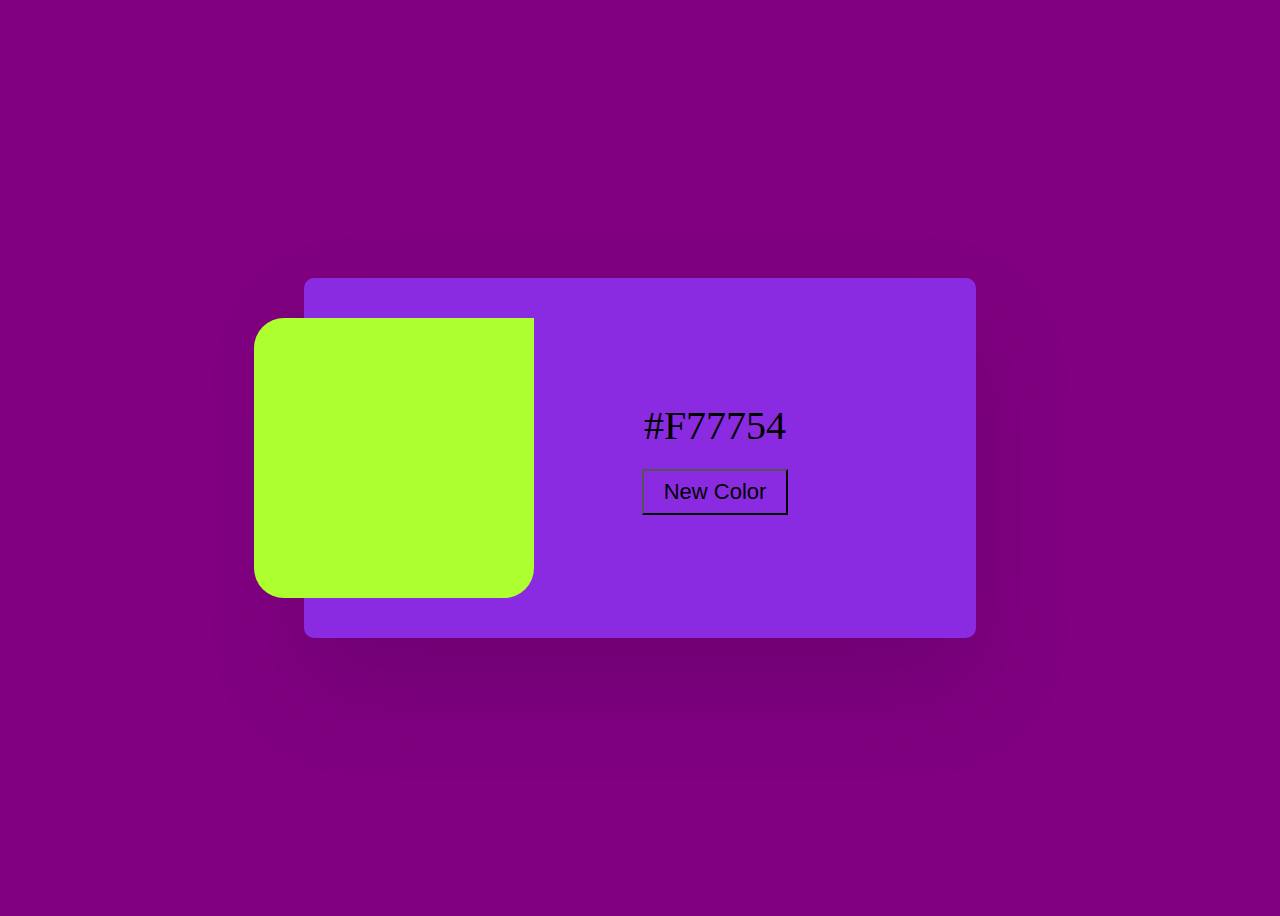
<file: PRO01/index.html>
<!DOCTYPE html>
<html lang="en">
  <head>
    <meta charset="UTF-8" />
    <meta http-equiv="X-UA-Compatible" content="IE=edge" />
    <meta name="viewport" content="width=device-width, initial-scale=1.0" />
    <meta name="description" content="color-fliper" />
    <title>color-fliper</title>
    <style>
      body {
        display: flex;
        justify-content: center;
        align-items: center;
        min-height: 100vh;
        background: purple;
      }
      .container {
        height: 320px;
        width: 50%;
        padding: 20px;
        position: relative;
        background: blueviolet;
        box-shadow: rgba(17, 12, 46, 0.15) 0px 48px 100px 0px;
        border-radius: 10px;
      }
      .color-card {
        background-color: greenyellow;
        position: absolute;
        width: 280px;
        height: 280px;
        top: 40px;
        left: -50px;
        box-shadow: rgba(255, 255, 255, 0.1) 0px 1px 1px 0px inset,
          rgba(50, 50, 93, 0.25) 0px 50px 108px -20px,
          rgba(0, 0, 0, 0.3) 0px 30px 60px - 30px;
        border-radius: 30px 0px 30px 30px;
      }
      .content {
        display: flex;
        justify-content: center;
        align-items: center;
        flex-direction: column;
        height: 300px;
        margin-left: 150px;
      }
      #hex {
        display: block;
        color-scheme: #fff;
        font-size: 40px;
        margin: 20px;
        text-transform: uppercase;
      }
      button {
        background: transparent;

        padding: 8px 20px;
        font-size: 22px;
        /* color: #fff; */
      }
      button:hover {
        border-radius: 30px;
        color: #fff;
        background-color: black;
        box-shadow: 50%;
      }
    </style>
  </head>
  <body>
    <div class="container">
      <div class="color-card"></div>
      <div class="content">
        <span id="hex">#f77754 </span>
        <button>New Color</button>
      </div>
    </div>
    <script>
      let container = document.querySelector(".container");
      let colorcard = document.querySelector(".color-card");
      let btn = document.querySelector("buttom");
      let hex = document.querySelector("span");

      function newColor() {
        let symbols = "0123456789ABCDEF";
        let color = "#";
        for (var i = 0; i < 6; i++) {
          color = color + symbols[Math.floor(Math.random() * 15)];
        }
        document.body.style.background = color;

        colorcard.style.background = color;
        hex.innerHTML = color;
      }
      btn, addEventListener("click", newColor);
    </script>
  </body>
</html>
</file>
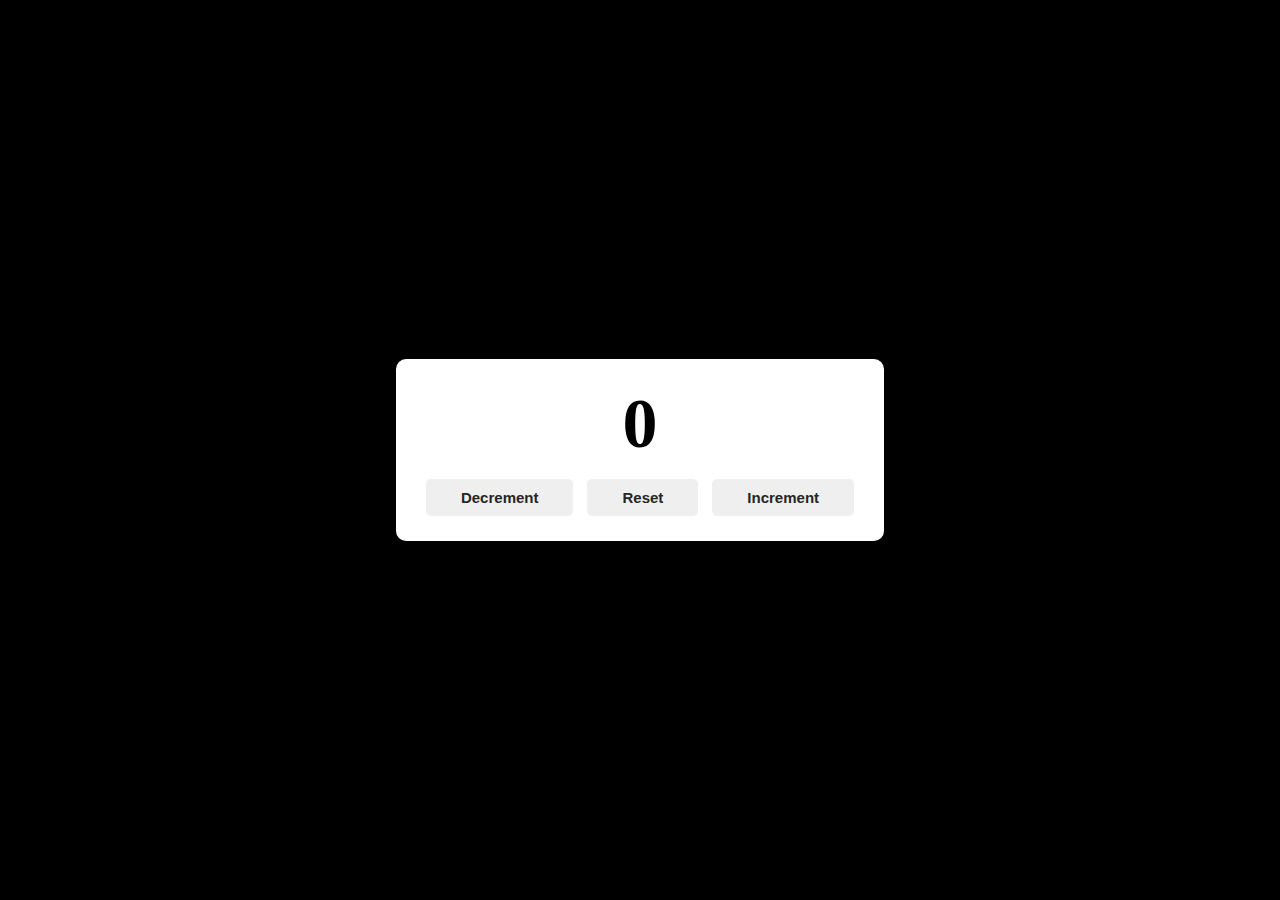
<file: PRO02/index.html>
<!DOCTYPE html>
<html lang="en">
  <head>
    <meta charset="UTF-8" />
    <meta http-equiv="X-UA-Compatible" content="IE=edge" />
    <meta name="viewport" content="width=device-width, initial-scale=1.0" />
    <meta name="description" content="counter" />
    <title>Counter</title>
    <style>
      *,
      *::after,
      *::before {
        margin: 0;
        padding: 0;
      }
      html,
      body {
        height: 100%;
      }

      body {
        background: black;
      }
      .container {
        display: flex;
        align-items: center;
        justify-content: center;
        height: 100%;
      }
      .card-body {
        background: #fff;
        padding: 25px;
        border-radius: 10px;
        text-align: center;
      }
      .card-body h1 {
        margin-bottom: 15px;
        font-size: 70px;
      }
      .card-btn button {
        border-radius: 5px;
        color: #262626;
        padding: 10px 35px;
        border: 0;
        font-size: 15px;
        font-weight: bold;
        margin: 0 5px;
        cursor: pointer;
        transition: 0.5s;
      }

      #increment:hover {
        background: #009432;
        color: #fff;
      }
      #reset:hover {
        background: #f3a683;
        color: #fff;
      }
      #decrement:hover {
        background: #f79f1f;
        color: #fff;
      }
    </style>
  </head>
  <body>
    <div class="container">
      <div class="card-body">
        <h1 id="title">0</h1>
        <div class="card-btn">
          <button id="decrement">Decrement</button>
          <button id="reset">Reset</button>
          <button id="increment">Increment</button>
        </div>
      </div>
    </div>

    <script>
      const mainTitle = document.querySelector("#title");
      let curValue = 0;

      const btnDecrement = document.querySelector("#decrement");
      const btnReset = document.querySelector("#reset");
      const btnIncrement = document.querySelector("#increment");

      btnIncrement.addEventListener("click", () => {
        curValue++;
        mainTitle.textContent = curValue;
      });

      btnDecrement.addEventListener("click", () => {
        curValue--;
        mainTitle.textContent = curValue;
      });

      btnReset.addEventListener("click", () => {
        curValue = 0;
        mainTitle.textContent = curValue;
      });
    </script>
  </body>
</html>
</file>
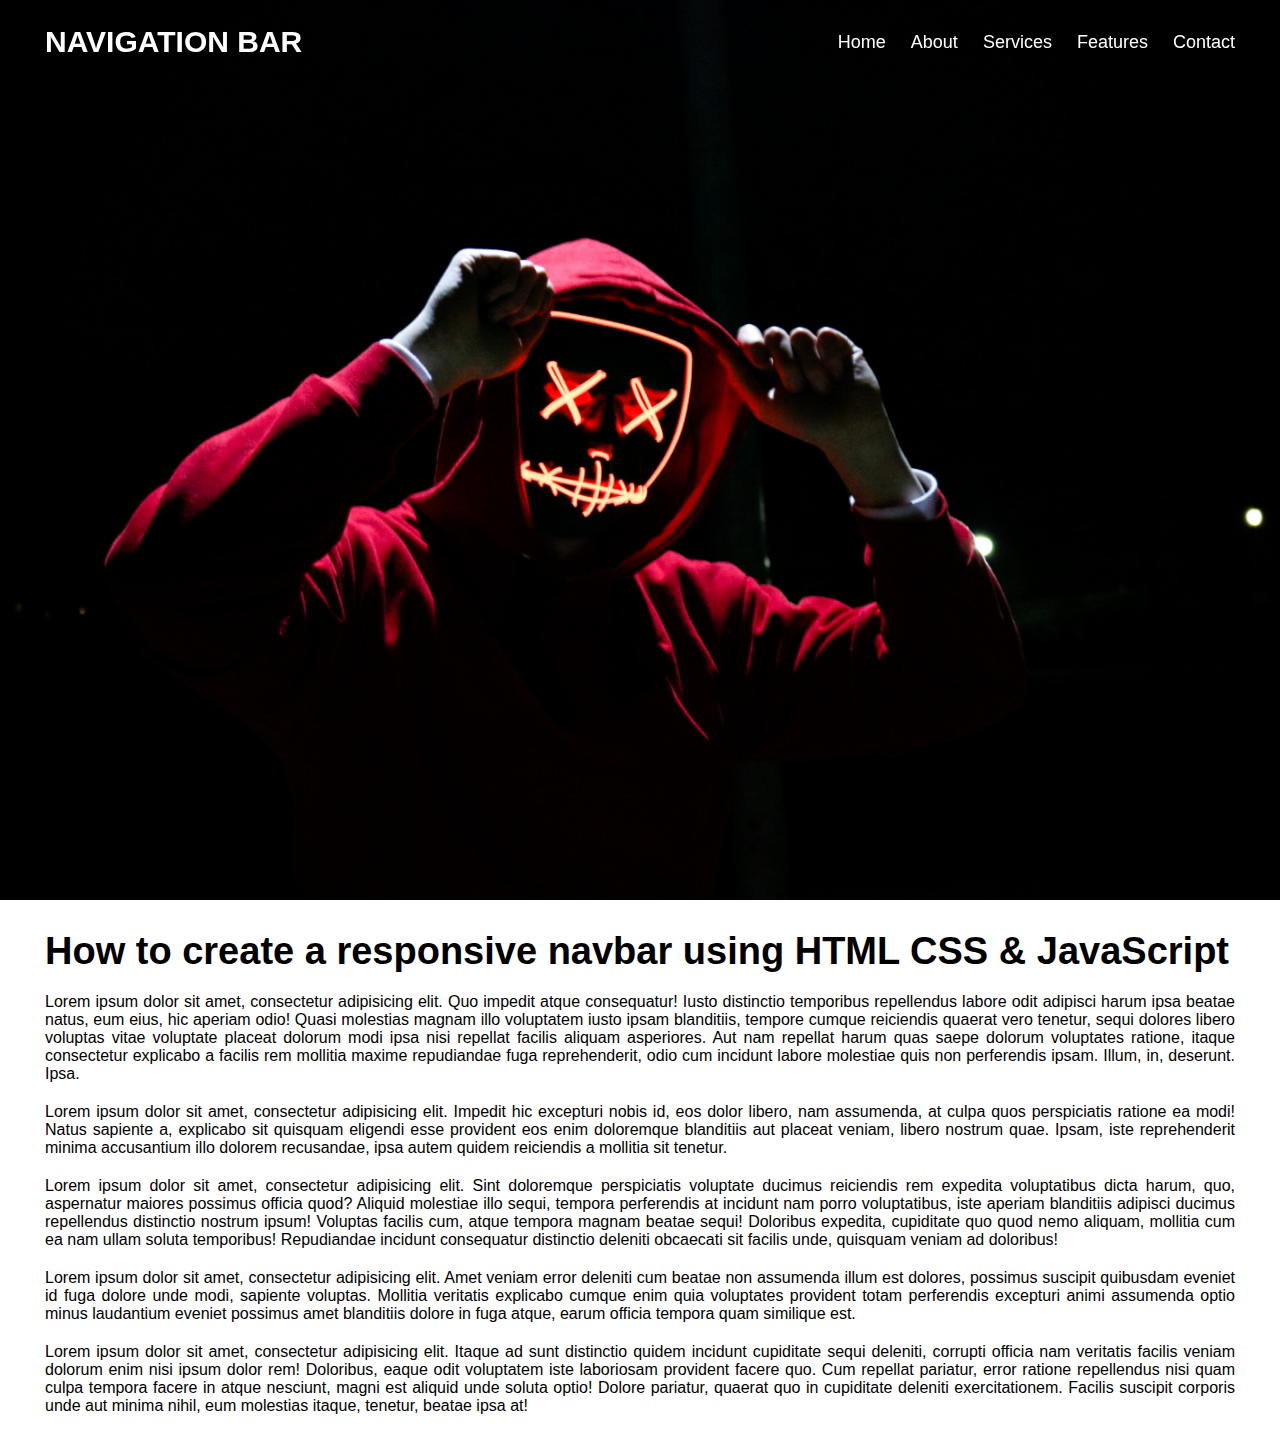
<file: PRO04/index.html>
<!DOCTYPE html>
<html lang="en">
  <head>
    <meta charset="UTF-8" />
    <meta http-equiv="X-UA-Compatible" content="IE=edge" />
    <meta name="viewport" content="width=device-width, initial-scale=1.0" />
    <meta name="description" content="Nav-bar" />
    <title>Navigation Bar</title>
    <style>
      * {
        margin: 0;
        padding: 0;
        box-sizing: border-box;
        font-family: "Poppins", sans-serif;
      }

      .content {
        max-width: 1250px;
        margin: auto;
        padding: 0 30px;
      }
      .navbar {
        position: fixed;
        width: 100%;
        z-index: 2;
        padding: 25px 0;
        transition: all 0.3s ease;
      }
      .navbar.sticky {
        background: #1b1b1b;
        padding: 10px 0;
        box-shadow: 0px 3px 5px 0px rgba(0, 0, 0, 0.1);
      }
      .navbar .content {
        display: flex;
        align-items: center;
        justify-content: space-between;
      }
      .navbar .logo a {
        color: #fff;
        font-size: 30px;
        font-weight: 600;
        text-decoration: none;
      }
      .navbar .menu-list {
        display: inline-flex;
      }
      .menu-list li {
        list-style: none;
      }
      .menu-list li a {
        color: #fff;
        font-size: 18px;
        font-weight: 500;
        margin-left: 25px;
        text-decoration: none;
        transition: all 0.3s ease;
      }
      .menu-list li a:hover {
        color: #007bff;
      }
      .banner {
        background: url("image.jpg") no-repeat;
        height: 100vh;
        background-size: cover;
        background-position: center;
        background-attachment: fixed;
      }
      .about {
        padding: 30px 0;
      }
      .about .title {
        font-size: 38px;
        font-weight: 700;
      }
      .about p {
        padding-top: 20px;
        text-align: justify;
      }
      .icon {
        color: #fff;
        font-size: 20px;
        cursor: pointer;
        display: none;
      }
      .menu-list .cancel-btn {
        position: absolute;
        right: 30px;
        top: 20px;
      }
      @media (max-width: 1230px) {
        .content {
          padding: 0 60px;
        }
      }
      @media (max-width: 1100px) {
        .content {
          padding: 0 40px;
        }
      }
      @media (max-width: 900px) {
        .content {
          padding: 0 30px;
        }
      }
      @media (max-width: 868px) {
        body.disabled {
          overflow: hidden;
        }
        .icon {
          display: block;
        }
        .icon.hide {
          display: none;
        }
        .navbar .menu-list {
          position: fixed;
          height: 100vh;
          width: 100%;
          max-width: 400px;
          left: -100%;
          top: 0px;
          display: block;
          padding: 40px 0;
          text-align: center;
          background: #222;
          transition: all 0.3s ease;
        }
        .navbar.show .menu-list {
          left: 0%;
        }
        .navbar .menu-list li {
          margin-top: 45px;
        }
        .navbar .menu-list li a {
          font-size: 23px;
          margin-left: -100%;
          transition: 0.6s cubic-bezier(0.68, -0.55, 0.265, 1.55);
        }
        .navbar.show .menu-list li a {
          margin-left: 0px;
        }
      }
      @media (max-width: 380px) {
        .navbar .logo a {
          font-size: 27px;
        }
      }
    </style>
    <link
      rel="stylesheet"
      href="https://cdnjs.cloudflare.com/ajax/libs/font-awesome/5.15.3/css/all.min.css"
    />
  </head>
  <body>
    <nav class="navbar">
      <div class="content">
        <div class="logo">
          <a href="#">NAVIGATION BAR</a>
        </div>
        <ul class="menu-list">
          <div class="icon cancel-btn">
            <i class="fas fa-times"></i>
          </div>
          <li><a href="#">Home</a></li>
          <li><a href="#">About</a></li>
          <li><a href="#">Services</a></li>
          <li><a href="#">Features</a></li>
          <li><a href="#">Contact</a></li>
        </ul>
        <div class="icon menu-btn">
          <i class="fas fa-bars"></i>
        </div>
      </div>
    </nav>
    <div class="banner"></div>
    <div class="about">
      <div class="content">
        <div class="title">
          How to create a responsive navbar using HTML CSS & JavaScript
        </div>
        <p>
          Lorem ipsum dolor sit amet, consectetur adipisicing elit. Quo impedit
          atque consequatur! Iusto distinctio temporibus repellendus labore odit
          adipisci harum ipsa beatae natus, eum eius, hic aperiam odio! Quasi
          molestias magnam illo voluptatem iusto ipsam blanditiis, tempore
          cumque reiciendis quaerat vero tenetur, sequi dolores libero voluptas
          vitae voluptate placeat dolorum modi ipsa nisi repellat facilis
          aliquam asperiores. Aut nam repellat harum quas saepe dolorum
          voluptates ratione, itaque consectetur explicabo a facilis rem
          mollitia maxime repudiandae fuga reprehenderit, odio cum incidunt
          labore molestiae quis non perferendis ipsam. Illum, in, deserunt.
          Ipsa.
        </p>
        <p>
          Lorem ipsum dolor sit amet, consectetur adipisicing elit. Impedit hic
          excepturi nobis id, eos dolor libero, nam assumenda, at culpa quos
          perspiciatis ratione ea modi! Natus sapiente a, explicabo sit quisquam
          eligendi esse provident eos enim doloremque blanditiis aut placeat
          veniam, libero nostrum quae. Ipsam, iste reprehenderit minima
          accusantium illo dolorem recusandae, ipsa autem quidem reiciendis a
          mollitia sit tenetur.
        </p>
        <p>
          Lorem ipsum dolor sit amet, consectetur adipisicing elit. Sint
          doloremque perspiciatis voluptate ducimus reiciendis rem expedita
          voluptatibus dicta harum, quo, aspernatur maiores possimus officia
          quod? Aliquid molestiae illo sequi, tempora perferendis at incidunt
          nam porro voluptatibus, iste aperiam blanditiis adipisci ducimus
          repellendus distinctio nostrum ipsum! Voluptas facilis cum, atque
          tempora magnam beatae sequi! Doloribus expedita, cupiditate quo quod
          nemo aliquam, mollitia cum ea nam ullam soluta temporibus! Repudiandae
          incidunt consequatur distinctio deleniti obcaecati sit facilis unde,
          quisquam veniam ad doloribus!
        </p>
        <p>
          Lorem ipsum dolor sit amet, consectetur adipisicing elit. Amet veniam
          error deleniti cum beatae non assumenda illum est dolores, possimus
          suscipit quibusdam eveniet id fuga dolore unde modi, sapiente
          voluptas. Mollitia veritatis explicabo cumque enim quia voluptates
          provident totam perferendis excepturi animi assumenda optio minus
          laudantium eveniet possimus amet blanditiis dolore in fuga atque,
          earum officia tempora quam similique est.
        </p>
        <p>
          Lorem ipsum dolor sit amet, consectetur adipisicing elit. Itaque ad
          sunt distinctio quidem incidunt cupiditate sequi deleniti, corrupti
          officia nam veritatis facilis veniam dolorum enim nisi ipsum dolor
          rem! Doloribus, eaque odit voluptatem iste laboriosam provident facere
          quo. Cum repellat pariatur, error ratione repellendus nisi quam culpa
          tempora facere in atque nesciunt, magni est aliquid unde soluta optio!
          Dolore pariatur, quaerat quo in cupiditate deleniti exercitationem.
          Facilis suscipit corporis unde aut minima nihil, eum molestias itaque,
          tenetur, beatae ipsa at!
        </p>
      </div>
    </div>

    <script>
      const body = document.querySelector("body");
      const navbar = document.querySelector(".navbar");
      const menuBtn = document.querySelector(".menu-btn");
      const cancelBtn = document.querySelector(".cancel-btn");
      menuBtn.onclick = () => {
        navbar.classList.add("show");
        menuBtn.classList.add("hide");
        body.classList.add("disabled");
      };
      cancelBtn.onclick = () => {
        body.classList.remove("disabled");
        navbar.classList.remove("show");
        menuBtn.classList.remove("hide");
      };
      window.onscroll = () => {
        this.scrollY > -20
          ? navbar.classList.add("sticky")
          : navbar.classList.remove("sticky");
      };
    </script>
  </body>
</html>
</file>
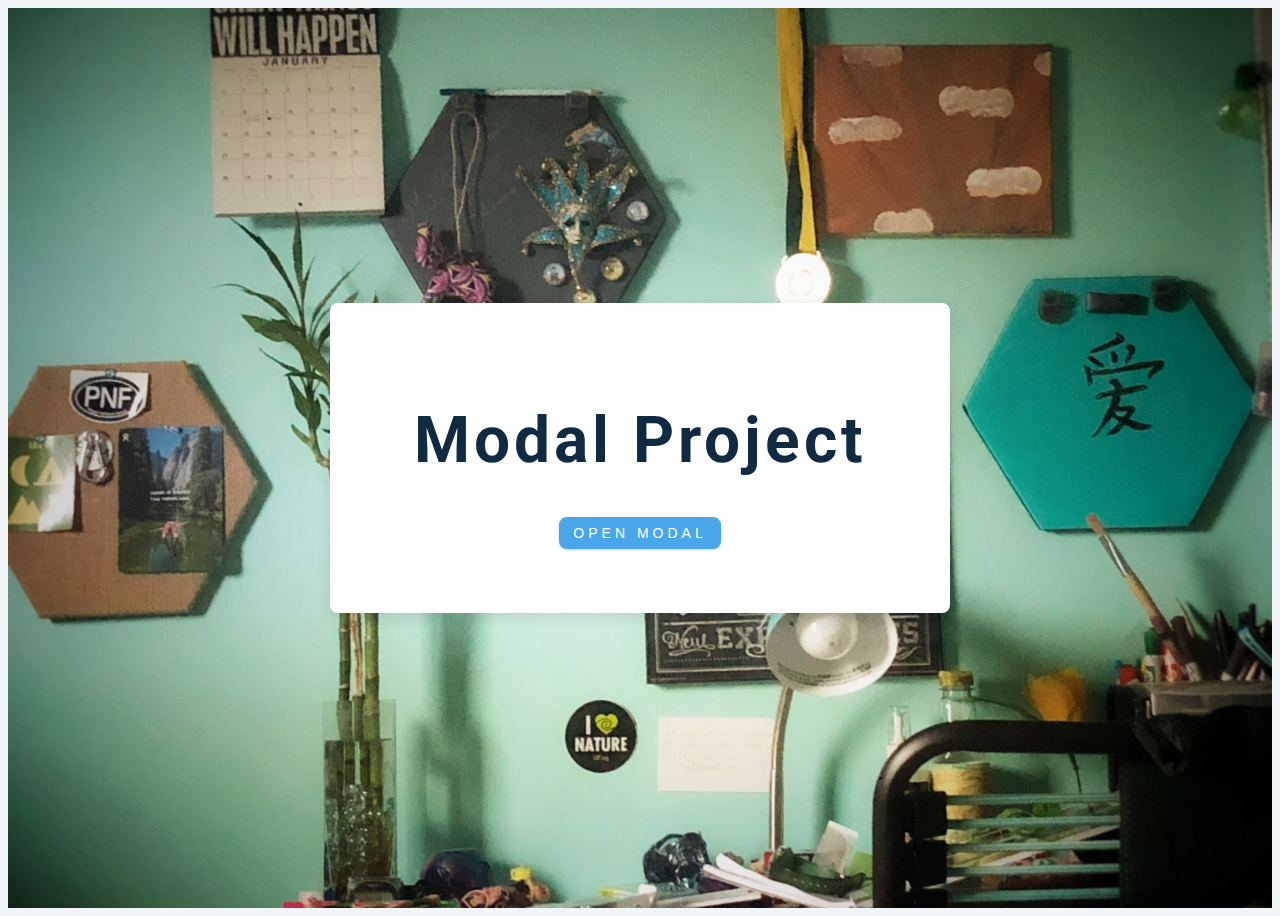
<file: PRO06/index.html>
<!DOCTYPE html>
<html lang="en">
  <head>
    <meta charset="UTF-8" />
    <meta http-equiv="X-UA-Compatible" content="IE=edge" />
    <meta name="viewport" content="width=device-width, initial-scale=1.0" />
    <meta name="description" content="model" />
    <title>Modal</title>

    <link
      rel="stylesheet"
      href="https://cdnjs.cloudflare.com/ajax/libs/font-awesome/5.14.0/css/all.min.css"
    />

    <style>
      @import url("https://fonts.googleapis.com/css?family=Open+Sans|Roboto:400,700&display=swap");

      :root {
        /* dark shades of primary color*/
        --clr-primary-1: hsl(205, 86%, 17%);
        --clr-primary-2: hsl(205, 77%, 27%);
        --clr-primary-3: hsl(205, 72%, 37%);
        --clr-primary-4: hsl(205, 63%, 48%);
        /* primary/main color */
        --clr-primary-5: #49a6e9;
        /* lighter shades of primary color */
        --clr-primary-6: hsl(205, 89%, 70%);
        --clr-primary-7: hsl(205, 90%, 76%);
        --clr-primary-8: hsl(205, 86%, 81%);
        --clr-primary-9: hsl(205, 90%, 88%);
        --clr-primary-10: hsl(205, 100%, 96%);
        /* darkest grey - used for headings */
        --clr-grey-1: hsl(209, 61%, 16%);
        --clr-grey-2: hsl(211, 39%, 23%);
        --clr-grey-3: hsl(209, 34%, 30%);
        --clr-grey-4: hsl(209, 28%, 39%);
        /* grey used for paragraphs */
        --clr-grey-5: hsl(210, 22%, 49%);
        --clr-grey-6: hsl(209, 23%, 60%);
        --clr-grey-7: hsl(211, 27%, 70%);
        --clr-grey-8: hsl(210, 31%, 80%);
        --clr-grey-9: hsl(212, 33%, 89%);
        --clr-grey-10: hsl(210, 36%, 96%);
        --clr-white: #fff;
        --clr-red-dark: hsl(360, 67%, 44%);
        --clr-red-light: hsl(360, 71%, 66%);
        --clr-green-dark: hsl(125, 67%, 44%);
        --clr-green-light: hsl(125, 71%, 66%);
        --clr-black: #222;
        --ff-primary: "Roboto", sans-serif;
        --ff-secondary: "Open Sans", sans-serif;
        --transition: all 0.3s linear;
        --spacing: 0.25rem;
        --radius: 0.5rem;
        --light-shadow: 0 5px 15px rgba(0, 0, 0, 0.1);
        --dark-shadow: 0 5px 15px rgba(0, 0, 0, 0.2);
        --max-width: 1170px;
        --fixed-width: 620px;
      }
      ::after,
      ::before {
        margin: 0;
        padding: 0;
        box-sizing: border-box;
      }
      body {
        font-family: var(--ff-secondary);
        background: var(--clr-grey-10);
        color: var(--clr-grey-1);
        line-height: 1.5;
        font-size: 0.875rem;
      }
      ul {
        list-style-type: none;
      }
      a {
        text-decoration: none;
      }
      img:not(.logo) {
        width: 100%;
      }
      img {
        display: block;
      }

      h1,
      h2,
      h3,
      h4 {
        letter-spacing: var(--spacing);
        text-transform: capitalize;
        line-height: 1.25;
        margin-bottom: 0.75rem;
        font-family: var(--ff-primary);
      }
      h1 {
        font-size: 3rem;
      }
      h2 {
        font-size: 2rem;
      }
      h3 {
        font-size: 1.25rem;
      }
      h4 {
        font-size: 0.875rem;
      }
      p {
        margin-bottom: 1.25rem;
        color: var(--clr-grey-5);
      }
      @media screen and (min-width: 800px) {
        h1 {
          font-size: 4rem;
        }
        h2 {
          font-size: 2.5rem;
        }
        h3 {
          font-size: 1.75rem;
        }
        h4 {
          font-size: 1rem;
        }
        body {
          font-size: 1rem;
        }
        h1,
        h2,
        h3,
        h4 {
          line-height: 1;
        }
      }

      .btn {
        text-transform: uppercase;
        background: transparent;
        color: var(--clr-black);
        padding: 0.375rem 0.75rem;
        letter-spacing: var(--spacing);
        display: inline-block;
        transition: var(--transition);
        font-size: 0.875rem;
        border: 2px solid var(--clr-black);
        cursor: pointer;
        box-shadow: 0 1px 3px rgba(0, 0, 0, 0.2);
        border-radius: var(--radius);
      }
      .btn:hover {
        color: var(--clr-white);
        background: var(--clr-black);
      }

      .section {
        padding: 5rem 0;
      }

      .section-center {
        width: 90vw;
        margin: 0 auto;
        max-width: 1170px;
      }
      @media screen and (min-width: 992px) {
        .section-center {
          width: 95vw;
        }
      }
      main {
        min-height: 100vh;
        display: grid;
        place-items: center;
      }

      .hero {
        min-height: 100vh;
        background: url("./pro06.jpg") center/cover no-repeat;
        display: grid;
        place-items: center;
      }
      .banner {
        background: var(--clr-white);
        padding: 4rem 0;
        border-radius: var(--radius);
        box-shadow: var(--light-shadow);
        text-align: center;
        width: 90vw;
        max-width: var(--fixed-width);
      }
      .modal-btn {
        margin-top: 2rem;
        background: var(--clr-primary-5);
        border-color: var(--clr-primary-5);
        color: var(--clr-white);
      }
      .modal-btn:hover {
        background: transparent;
        color: var(--clr-primary-5);
      }
      .modal-overlay {
        position: fixed;
        top: 0;
        left: 0;
        width: 100%;
        height: 100%;
        background: rgba(73, 166, 233, 0.5);
        display: grid;
        place-items: center;
        transition: var(--transition);
        visibility: hidden;
        z-index: -10;
      }

      .open-modal {
        visibility: visible;
        z-index: 10;
      }
      .modal-container {
        background: var(--clr-white);
        border-radius: var(--radius);
        width: 90vw;
        height: 30vh;
        max-width: var(--fixed-width);
        text-align: center;
        display: grid;
        place-items: center;
        position: relative;
      }
      .close-btn {
        position: absolute;
        top: 1rem;
        right: 1rem;
        font-size: 2rem;
        background: transparent;
        border-color: transparent;
        color: var(--clr-red-dark);
        cursor: pointer;
        transition: var(--transition);
      }
      .close-btn:hover {
        color: var(--clr-red-light);
        transform: scale(1.3);
      }
    </style>
  </head>
  <body>
    <header class="hero">
      <div class="banner">
        <h1>modal project</h1>
        <button class="btn modal-btn">open modal</button>
      </div>
    </header>

    <div class="modal-overlay">
      <div class="modal-container">
        <h3>Model page</h3>
        <button class="close-btn"><i class="fas fa-times"></i></button>
      </div>
    </div>

    <script>
      const modalBtn = document.querySelector(".modal-btn");
      const modal = document.querySelector(".modal-overlay");
      const closeBtn = document.querySelector(".close-btn");

      modalBtn.addEventListener("click", function () {
        modal.classList.add("open-modal");
      });
      closeBtn.addEventListener("click", function () {
        modal.classList.remove("open-modal");
      });
    </script>
  </body>
</html>
</file>
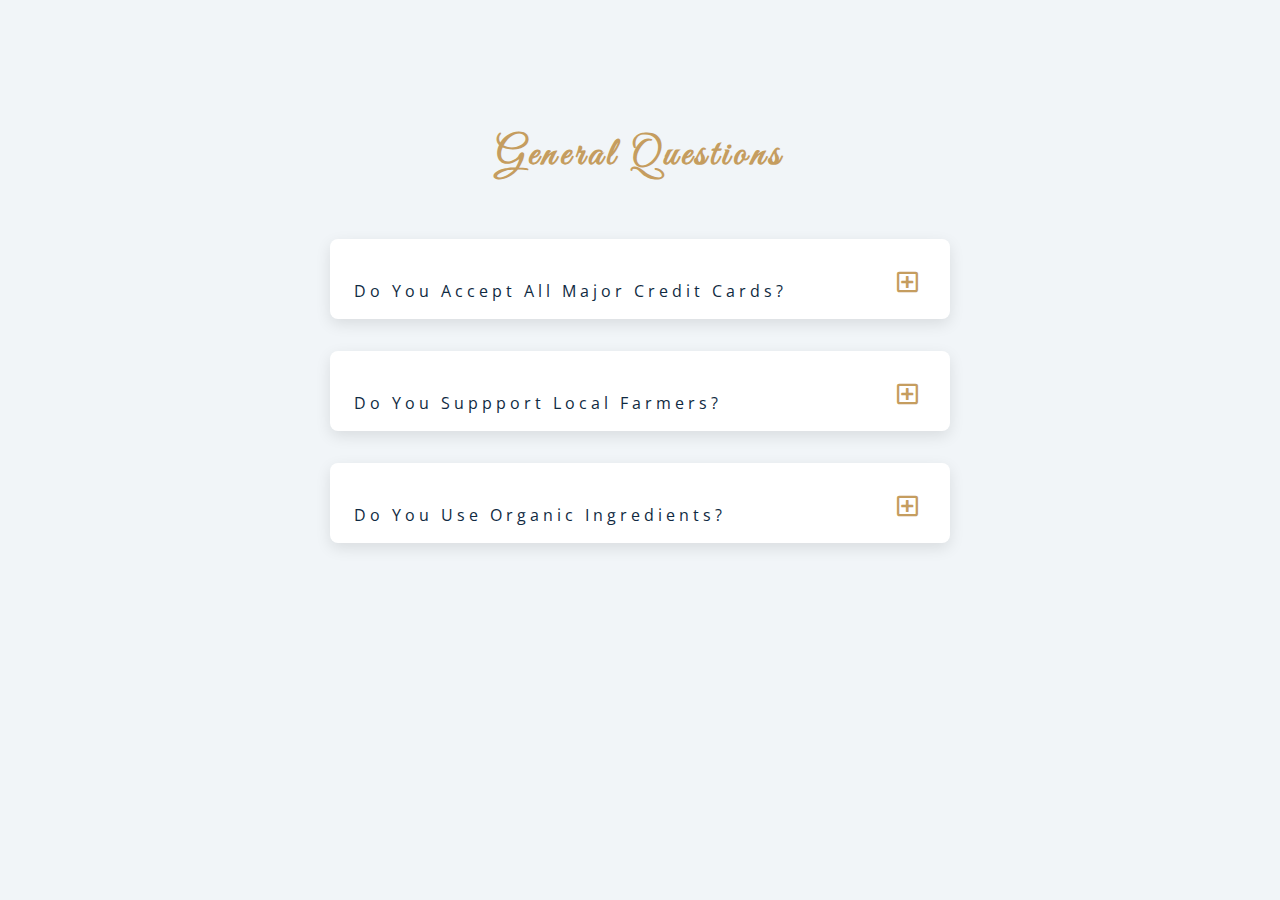
<file: PRO07/index.html>
<!DOCTYPE html>
<html lang="en">
  <head>
    <meta charset="UTF-8" />
    <meta http-equiv="X-UA-Compatible" content="IE=edge" />
    <meta name="viewport" content="width=device-width, initial-scale=1.0" />
    <meta name="description" content="f&q" />
    <title>F & Q</title>

    <link rel="stylesheet" href="https://cdnjs.cloudflare.com/ajax/libs/font-awesome/5.14.0/css/all.min.css" />
    
    <link
      href="https://fonts.googleapis.com/css?family=Great+Vibes&display=swap"
      rel="stylesheet"
    />

   <style>
     @import url("https://fonts.googleapis.com/css?family=Open+Sans|Roboto:400,700&display=swap");


:root {
  /* dark shades of primary color*/
  --clr-primary-1: hsl(205, 86%, 17%);
  --clr-primary-2: hsl(205, 77%, 27%);
  --clr-primary-3: hsl(205, 72%, 37%);
  --clr-primary-4: hsl(205, 63%, 48%);
  /* primary/main color */
  --clr-primary-5: #49a6e9;
  /* lighter shades of primary color */
  --clr-primary-6: hsl(205, 89%, 70%);
  --clr-primary-7: hsl(205, 90%, 76%);
  --clr-primary-8: hsl(205, 86%, 81%);
  --clr-primary-9: hsl(205, 90%, 88%);
  --clr-primary-10: hsl(205, 100%, 96%);
  /* darkest grey - used for headings */
  --clr-grey-1: hsl(209, 61%, 16%);
  --clr-grey-2: hsl(211, 39%, 23%);
  --clr-grey-3: hsl(209, 34%, 30%);
  --clr-grey-4: hsl(209, 28%, 39%);
  /* grey used for paragraphs */
  --clr-grey-5: hsl(210, 22%, 49%);
  --clr-grey-6: hsl(209, 23%, 60%);
  --clr-grey-7: hsl(211, 27%, 70%);
  --clr-grey-8: hsl(210, 31%, 80%);
  --clr-grey-9: hsl(212, 33%, 89%);
  --clr-grey-10: hsl(210, 36%, 96%);
  --clr-white: #fff;
  --clr-red-dark: hsl(360, 67%, 44%);
  --clr-red-light: hsl(360, 71%, 66%);
  --clr-green-dark: hsl(125, 67%, 44%);
  --clr-green-light: hsl(125, 71%, 66%);
  --clr-gold: #c59d5f;
  --clr-black: #222;
  --ff-primary: "Roboto", sans-serif;
  --ff-secondary: "Open Sans", sans-serif;
  --transition: all 0.3s linear;
  --spacing: 0.25rem;
  --radius: 0.5rem;
  --light-shadow: 0 5px 15px rgba(0, 0, 0, 0.1);
  --dark-shadow: 0 5px 15px rgba(0, 0, 0, 0.2);
  --max-width: 1170px;
  --fixed-width: 620px;
}
   ::after,
    ::before {
      margin: 0;
      padding: 0;
      box-sizing: border-box;
    }
    body {
      font-family: var(--ff-secondary);
      background: var(--clr-grey-10);
      color: var(--clr-grey-1);
      line-height: 1.5;
      font-size: 0.875rem;
    }
    ul {
      list-style-type: none;
    }
    a {
      text-decoration: none;
    }
    img:not(.logo) {
      width: 100%;
    }
    img {
      display: block;
    }
    
    h1,
    h2,
    h3,
    h4 {
      letter-spacing: var(--spacing);
      text-transform: capitalize;
      line-height: 1.25;
      margin-bottom: 0.75rem;
      font-family: var(--ff-primary);
    }
    h1 {
      font-size: 3rem;
    }
    h2 {
      font-size: 2rem;
    }
    h3 {
      font-size: 1.25rem;
    }
    h4 {
      font-size: 0.875rem;
    }
    p {
      margin-bottom: 1.25rem;
      color: var(--clr-grey-5);
    }
    @media screen and (min-width: 800px) {
      h1 {
        font-size: 4rem;
      }
      h2 {
        font-size: 2.5rem;
      }
      h3 {
        font-size: 1.75rem;
      }
      h4 {
        font-size: 1rem;
      }
      body {
        font-size: 1rem;
      }
      h1,
      h2,
      h3,
      h4 {
        line-height: 1;
      }
    }
 
    
    .btn {
      text-transform: uppercase;
      background: transparent;
      color: var(--clr-black);
      padding: 0.375rem 0.75rem;
      letter-spacing: var(--spacing);
      display: inline-block;
      transition: var(--transition);
      font-size: 0.875rem;
      border: 2px solid var(--clr-black);
      cursor: pointer;
      box-shadow: 0 1px 3px rgba(0, 0, 0, 0.2);
      border-radius: var(--radius);
    }
    .btn:hover {
      color: var(--clr-white);
      background: var(--clr-black);
    }
 
    .section {
      padding: 5rem 0;
    }
    
    .section-center {
      width: 90vw;
      margin: 0 auto;
      max-width: 1170px;
    }
    @media screen and (min-width: 992px) {
      .section-center {
        width: 95vw;
      }
    }
    main {
      min-height: 100vh;
      display: grid;
      place-items: center;
    }
    
  
    .title {
      margin-top: 15vh;
      margin-bottom: 4rem;
    }
    .title h2 {
      color: var(--clr-gold);
      font-family: "Great Vibes", cursive;
      text-align: center;
    }
    .section-center {
      max-width: var(--fixed-width);
    }
    .question {
      background: var(--clr-white);
      border-radius: var(--radius);
      box-shadow: var(--light-shadow);
      padding: 1.5rem 1.5rem 0 1.5rem;
      margin-bottom: 2rem;
    }
    .question-title {
      display: flex;
      justify-content: space-between;
      align-items: center;
      text-transform: capitalize;
      padding-bottom: 1rem;
    }
    
    .question-title p {
      margin-bottom: 0;
      letter-spacing: var(--spacing);
      color: var(--clr-grey-1);
    }
    .question-btn {
      font-size: 1.5rem;
      background: transparent;
      border-color: transparent;
      cursor: pointer;
      color: var(--clr-gold);
      transition: var(--transition);
    }
    .question-btn:hover {
      transform: rotate(90deg);
    }
    .question-text {
      padding: 1rem 0 1.5rem 0;
      border-top: 1px solid rgba(0, 0, 0, 0.2);
    }
    .question-text p {
      margin-bottom: 0;
    }
    
    .question-text {
      display: none;
    }
    .show-text .question-text {
      display: block;
    }
    .minus-icon {
      display: none;
    }
    .show-text .minus-icon {
      display: inline;
    }
    .show-text .plus-icon {
      display: none;
    }</style>
  </head>
  <body>
      <section class="questions">
    
        <div class="title">
          <h2>general questions</h2>
        </div>
       
        <div class="section-center">
       
          <article class="question">
        
            <div class="question-title">
              <p>do you accept all major credit cards?</p>
              <button type="button" class="question-btn">
                <span class="plus-icon">
                  <i class="far fa-plus-square"></i>
                </span>
                <span class="minus-icon">
                  <i class="far fa-minus-square"></i>
                </span>
              </button>
            </div>
           
            <div class="question-text">
              <p>
                Lorem ipsum dolor sit amet, consectetur adipisicing elit. Est
                dolore illo dolores quia nemo doloribus quaerat, magni numquam
                repellat reprehenderit.
              </p>
            </div>
          </article>
      
          <article class="question">
          
            <div class="question-title">
              <p>do you suppport local farmers?</p>
              <button type="button" class="question-btn">
                <span class="plus-icon">
                  <i class="far fa-plus-square"></i>
                </span>
                <span class="minus-icon">
                  <i class="far fa-minus-square"></i>
                </span>
              </button>
            </div>
           
            <div class="question-text">
              <p>
                Lorem ipsum dolor sit amet, consectetur adipisicing elit. Est
                dolore illo dolores quia nemo doloribus quaerat, magni numquam
                repellat reprehenderit.
              </p>
            </div>
          </article>
          
          <article class="question">
         
            <div class="question-title">
              <p>do you use organic ingredients?</p>
            
              <button type="button" class="question-btn">
                <span class="plus-icon">
                  <i class="far fa-plus-square"></i>
                </span>
                <span class="minus-icon">
                  <i class="far fa-minus-square"></i>
                </span>
              </button>
            </div>
           
            <div class="question-text">
              <p>
                Lorem ipsum dolor sit amet, consectetur adipisicing elit. Est
                dolore illo dolores quia nemo doloribus quaerat, magni numquam
                repellat reprehenderit.
              </p>
            </div>
          </article>
          
      </section>
    </main>
    
   <script>
    const questions = document.querySelectorAll(".question");
    
    questions.forEach(function (question) {
      const btn = question.querySelector(".question-btn");
       console.log(btn);
    
      btn.addEventListener("click", function () {
        console.log(question);
    
        questions.forEach(function (item) {
          if (item !== question) {
            item.classList.remove("show-text");
          }
        });
    
        question.classList.toggle("show-text");
      });
    });
    
  </script>
  </body>
</html>
</file>
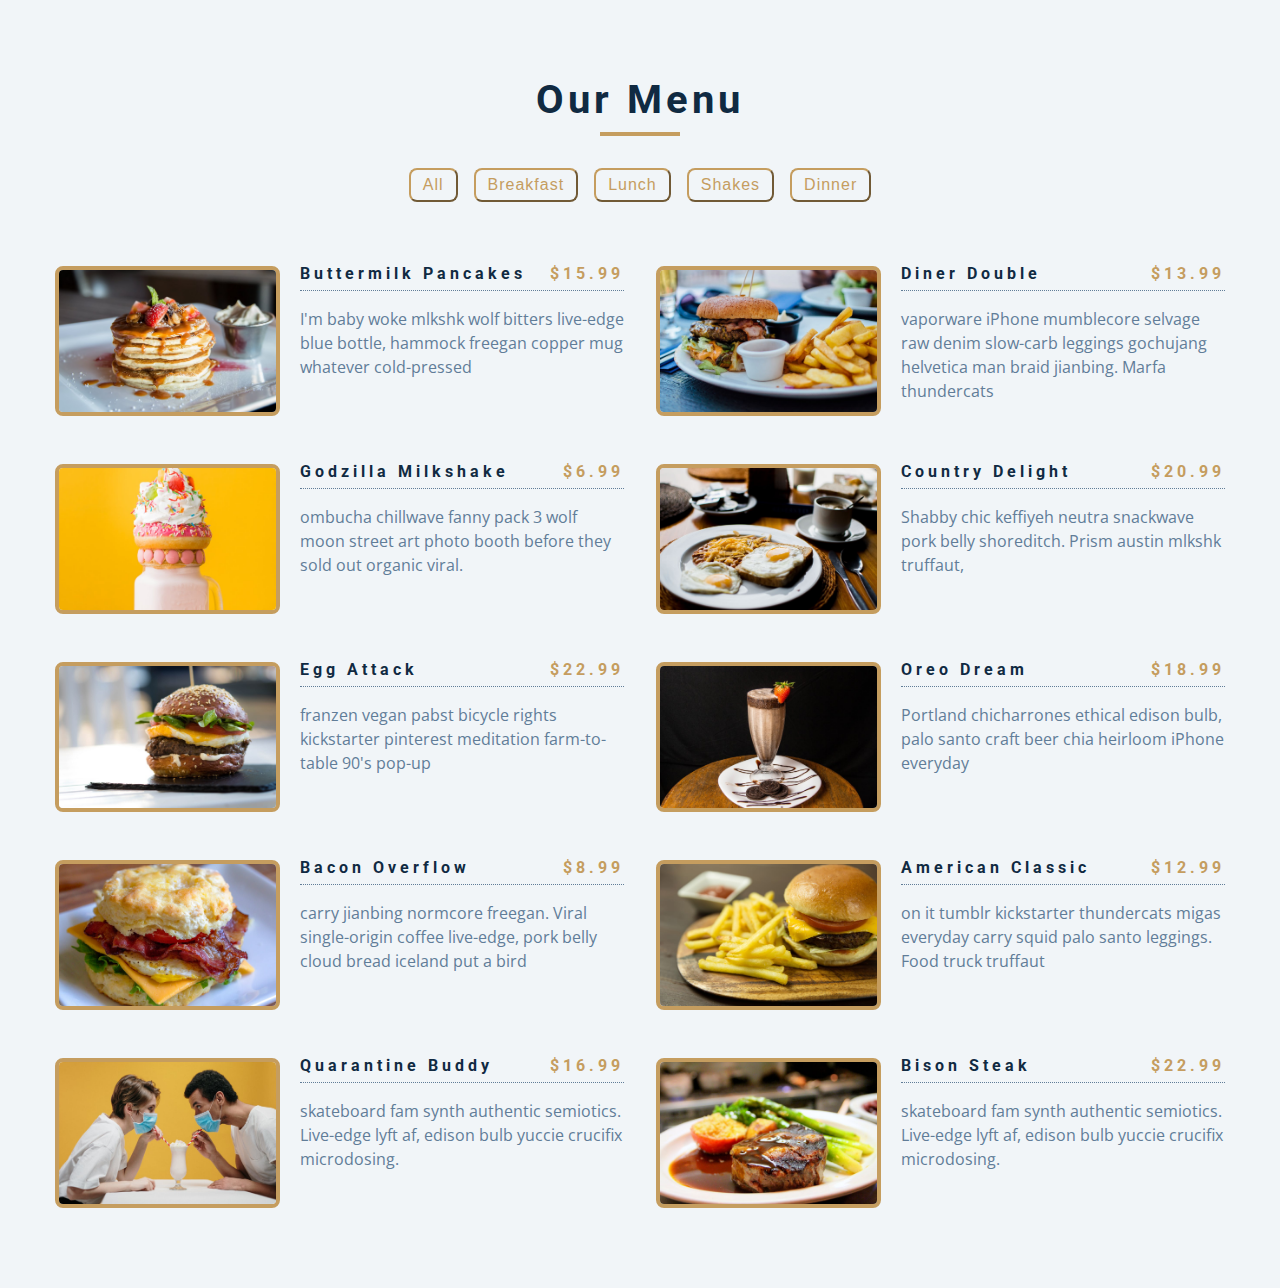
<file: PRO08/index.html>
<!DOCTYPE html>
<html lang="en">
  <head>
    <meta charset="UTF-8" />
    <meta http-equiv="X-UA-Compatible" content="IE=edge" />
    <meta name="viewport" content="width=device-width, initial-scale=1.0" />
    <meta name="description" content="menu-item" />
    <title>Menu</title>

    <link
      rel="stylesheet"
      href="https://cdnjs.cloudflare.com/ajax/libs/font-awesome/5.14.0/css/all.min.css"
    />

    <style>
      @import url("https://fonts.googleapis.com/css?family=Open+Sans|Roboto:400,700&display=swap");

      :root {
        /* dark shades of primary color*/
        --clr-primary-1: hsl(205, 86%, 17%);
        --clr-primary-2: hsl(205, 77%, 27%);
        --clr-primary-3: hsl(205, 72%, 37%);
        --clr-primary-4: hsl(205, 63%, 48%);
        /* primary/main color */
        --clr-primary-5: #49a6e9;
        /* lighter shades of primary color */
        --clr-primary-6: hsl(205, 89%, 70%);
        --clr-primary-7: hsl(205, 90%, 76%);
        --clr-primary-8: hsl(205, 86%, 81%);
        --clr-primary-9: hsl(205, 90%, 88%);
        --clr-primary-10: hsl(205, 100%, 96%);
        /* darkest grey - used for headings */
        --clr-grey-1: hsl(209, 61%, 16%);
        --clr-grey-2: hsl(211, 39%, 23%);
        --clr-grey-3: hsl(209, 34%, 30%);
        --clr-grey-4: hsl(209, 28%, 39%);
        /* grey used for paragraphs */
        --clr-grey-5: hsl(210, 22%, 49%);
        --clr-grey-6: hsl(209, 23%, 60%);
        --clr-grey-7: hsl(211, 27%, 70%);
        --clr-grey-8: hsl(210, 31%, 80%);
        --clr-grey-9: hsl(212, 33%, 89%);
        --clr-grey-10: hsl(210, 36%, 96%);
        --clr-white: #fff;
        --clr-red-dark: hsl(360, 67%, 44%);
        --clr-red-light: hsl(360, 71%, 66%);
        --clr-green-dark: hsl(125, 67%, 44%);
        --clr-green-light: hsl(125, 71%, 66%);
        --clr-gold: #c59d5f;
        --clr-black: #222;
        --ff-primary: "Roboto", sans-serif;
        --ff-secondary: "Open Sans", sans-serif;
        --transition: all 0.3s linear;
        --spacing: 0.25rem;
        --radius: 0.5rem;
        --light-shadow: 0 5px 15px rgba(0, 0, 0, 0.1);
        --dark-shadow: 0 5px 15px rgba(0, 0, 0, 0.2);
        --max-width: 1170px;
        --fixed-width: 620px;
      }

      *,
      ::after,
      ::before {
        margin: 0;
        padding: 0;
        box-sizing: border-box;
      }
      body {
        font-family: var(--ff-secondary);
        background: var(--clr-grey-10);
        color: var(--clr-grey-1);
        line-height: 1.5;
        font-size: 0.875rem;
      }
      ul {
        list-style-type: none;
      }
      a {
        text-decoration: none;
      }
      img:not(.logo) {
        width: 100%;
      }
      img {
        display: block;
      }

      h1,
      h2,
      h3,
      h4 {
        letter-spacing: var(--spacing);
        text-transform: capitalize;
        line-height: 1.25;
        margin-bottom: 0.75rem;
        font-family: var(--ff-primary);
      }
      h1 {
        font-size: 3rem;
      }
      h2 {
        font-size: 2rem;
      }
      h3 {
        font-size: 1.25rem;
      }
      h4 {
        font-size: 0.875rem;
      }
      p {
        margin-bottom: 1.25rem;
        color: var(--clr-grey-5);
      }
      @media screen and (min-width: 800px) {
        h1 {
          font-size: 4rem;
        }
        h2 {
          font-size: 2.5rem;
        }
        h3 {
          font-size: 1.75rem;
        }
        h4 {
          font-size: 1rem;
        }
        body {
          font-size: 1rem;
        }
        h1,
        h2,
        h3,
        h4 {
          line-height: 1;
        }
      }

      .btn {
        text-transform: uppercase;
        background: transparent;
        color: var(--clr-black);
        padding: 0.375rem 0.75rem;
        letter-spacing: var(--spacing);
        display: inline-block;
        transition: var(--transition);
        font-size: 0.875rem;
        border: 2px solid var(--clr-black);
        cursor: pointer;
        box-shadow: 0 1px 3px rgba(0, 0, 0, 0.2);
        border-radius: var(--radius);
      }
      .btn:hover {
        color: var(--clr-white);
        background: var(--clr-black);
      }

      .section {
        padding: 5rem 0;
      }

      main {
        min-height: 100vh;
        display: grid;
        place-items: center;
      }

      .menu {
        padding: 5rem 0;
      }
      .title {
        text-align: center;
        margin-bottom: 2rem;
      }
      .underline {
        width: 5rem;
        height: 0.25rem;
        background: var(--clr-gold);
        margin-left: auto;
        margin-right: auto;
      }
      .btn-container {
        margin-bottom: 4rem;
        display: flex;
        justify-content: center;
      }
      .filter-btn {
        background: transparent;
        border-color: var(--clr-gold);
        font-size: 1rem;
        text-transform: capitalize;
        margin: 0 0.5rem;
        letter-spacing: 1px;
        border-radius: var(--radius);
        padding: 0.375rem 0.75rem;
        color: var(--clr-gold);
        cursor: pointer;
        transition: var(--transition);
      }
      .filter-btn:hover {
        background: var(--clr-gold);
        color: var(--clr-white);
      }
      .section-center {
        width: 90vw;
        margin: 0 auto;
        max-width: 1170px;
        display: grid;
        gap: 3rem 2rem;
        justify-items: center;
      }
      .menu-item {
        display: grid;
        gap: 1rem 2rem;
        max-width: 25rem;
      }
      .photo {
        object-fit: cover;
        height: 200px;
        border: 0.25rem solid var(--clr-gold);
        border-radius: var(--radius);
      }
      .item-info header {
        display: flex;
        justify-content: space-between;
        border-bottom: 0.5px dotted var(--clr-grey-5);
      }
      .item-info h4 {
        margin-bottom: 0.5rem;
      }
      .price {
        color: var(--clr-gold);
      }
      .item-text {
        margin-bottom: 0;
        padding-top: 1rem;
      }

      @media screen and (min-width: 768px) {
        .menu-item {
          grid-template-columns: 225px 1fr;
          gap: 0 1.25rem;
          max-width: 40rem;
        }
        .photo {
          height: 175px;
        }
      }
      @media screen and (min-width: 1200px) {
        .section-center {
          width: 95vw;
          grid-template-columns: 1fr 1fr;
        }
        .photo {
          height: 150px;
        }
      }
    </style>
  </head>
  <body>
    <section class="menu">
      <div class="title">
        <h2>our menu</h2>
        <div class="underline"></div>
      </div>

      <div class="btn-container">
        <!-- <button type="button" class="filter-btn" data-id="all">all</button>
        <button type="button" class="filter-btn" data-id="breakfast">
          breakfast
        </button>
        <button type="button" class="filter-btn" data-id="lunch">lunch</button>
        <button type="button" class="filter-btn" data-id="shakes">
          shakes
        </button> -->
      </div>

      <div class="section-center">
        <article class="menu-item">
          <img src="./menu-item.jpeg" alt="menu item" class="photo" />
          <div class="item-info">
            <header>
              <h4>buttermilk pancakes</h4>
              <h4 class="price">$15</h4>
            </header>
            <p class="item-text">
              Lorem ipsum dolor sit amet consectetur adipisicing elit.
              Repudiandae, sint quam. Et reprehenderit fugiat nesciunt inventore
              laboriosam excepturi! Quo, officia.
            </p>
          </div>
        </article>

        <article class="menu-item">
          <img src="./menu-item.jpeg" alt="menu item" class="photo" />
          <div class="item-info">
            <header>
              <h4>buttermilk pancakes</h4>
              <h4 class="price">$15</h4>
            </header>
            <p class="item-text">
              Lorem ipsum dolor sit amet consectetur adipisicing elit.
              Repudiandae, sint quam. Et reprehenderit fugiat nesciunt inventore
              laboriosam excepturi! Quo, officia.
            </p>
          </div>
        </article>

        <article class="menu-item">
          <img src="./menu-item.jpeg" alt="menu item" class="photo" />
          <div class="item-info">
            <header>
              <h4>buttermilk pancakes</h4>
              <h4 class="price">$15</h4>
            </header>
            <p class="item-text">
              Lorem ipsum dolor sit amet consectetur adipisicing elit.
              Repudiandae, sint quam. Et reprehenderit fugiat nesciunt inventore
              laboriosam excepturi! Quo, officia.
            </p>
          </div>
        </article>
      </div>
    </section>

    <script>
      const menu = [
        {
          id: 1,
          title: "buttermilk pancakes",
          category: "breakfast",
          price: 15.99,
          img: "./images/item-1.jpeg",
          desc: `I'm baby woke mlkshk wolf bitters live-edge blue bottle, hammock freegan copper mug whatever cold-pressed `,
        },
        {
          id: 2,
          title: "diner double",
          category: "lunch",
          price: 13.99,
          img: "./images/item-2.jpeg",
          desc: `vaporware iPhone mumblecore selvage raw denim slow-carb leggings gochujang helvetica man braid jianbing. Marfa thundercats `,
        },
        {
          id: 3,
          title: "godzilla milkshake",
          category: "shakes",
          price: 6.99,
          img: "./images/item-3.jpeg",
          desc: `ombucha chillwave fanny pack 3 wolf moon street art photo booth before they sold out organic viral.`,
        },
        {
          id: 4,
          title: "country delight",
          category: "breakfast",
          price: 20.99,
          img: "./images/item-4.jpeg",
          desc: `Shabby chic keffiyeh neutra snackwave pork belly shoreditch. Prism austin mlkshk truffaut, `,
        },
        {
          id: 5,
          title: "egg attack",
          category: "lunch",
          price: 22.99,
          img: "./images/item-5.jpeg",
          desc: `franzen vegan pabst bicycle rights kickstarter pinterest meditation farm-to-table 90's pop-up `,
        },
        {
          id: 6,
          title: "oreo dream",
          category: "shakes",
          price: 18.99,
          img: "./images/item-6.jpeg",
          desc: `Portland chicharrones ethical edison bulb, palo santo craft beer chia heirloom iPhone everyday`,
        },
        {
          id: 7,
          title: "bacon overflow",
          category: "breakfast",
          price: 8.99,
          img: "./images/item-7.jpeg",
          desc: `carry jianbing normcore freegan. Viral single-origin coffee live-edge, pork belly cloud bread iceland put a bird `,
        },
        {
          id: 8,
          title: "american classic",
          category: "lunch",
          price: 12.99,
          img: "./images/item-8.jpeg",
          desc: `on it tumblr kickstarter thundercats migas everyday carry squid palo santo leggings. Food truck truffaut  `,
        },
        {
          id: 9,
          title: "quarantine buddy",
          category: "shakes",
          price: 16.99,
          img: "./images/item-9.jpeg",
          desc: `skateboard fam synth authentic semiotics. Live-edge lyft af, edison bulb yuccie crucifix microdosing.`,
        },
        {
          id: 10,
          title: "bison steak",
          category: "dinner",
          price: 22.99,
          img: "./images/item-10.jpeg",
          desc: `skateboard fam synth authentic semiotics. Live-edge lyft af, edison bulb yuccie crucifix microdosing.`,
        },
      ];

      const sectionCenter = document.querySelector(".section-center");
      const btnContainer = document.querySelector(".btn-container");

      window.addEventListener("DOMContentLoaded", function () {
        diplayMenuItems(menu);
        displayMenuButtons();
      });

      function diplayMenuItems(menuItems) {
        let displayMenu = menuItems.map(function (item) {
          console.log(item);

          return `<article class="menu-item">
              <img src=${item.img} alt=${item.title} class="photo" />
              <div class="item-info">
                <header>
                  <h4>${item.title}</h4>
                  <h4 class="price">$${item.price}</h4>
                </header>
                <p class="item-text">
                  ${item.desc}
                </p>
              </div>
            </article>`;
        });
        displayMenu = displayMenu.join("");
        console.log(displayMenu);

        sectionCenter.innerHTML = displayMenu;
      }
      function displayMenuButtons() {
        const categories = menu.reduce(
          function (values, item) {
            if (!values.includes(item.category)) {
              values.push(item.category);
            }
            return values;
          },
          ["all"]
        );
        const categoryBtns = categories
          .map(function (category) {
            return `<button type="button" class="filter-btn" data-id=${category}>
              ${category}
            </button>`;
          })
          .join("");

        btnContainer.innerHTML = categoryBtns;
        const filterBtns = btnContainer.querySelectorAll(".filter-btn");
        console.log(filterBtns);

        filterBtns.forEach(function (btn) {
          btn.addEventListener("click", function (e) {
            console.log(e.currentTarget.dataset);
            const category = e.currentTarget.dataset.id;
            const menuCategory = menu.filter(function (menuItem) {
              console.log(menuItem.category);
              if (menuItem.category === category) {
                return menuItem;
              }
            });
            if (category === "all") {
              diplayMenuItems(menu);
            } else {
              diplayMenuItems(menuCategory);
            }
          });
        });
      }
    </script>
  </body>
</html>
</file>
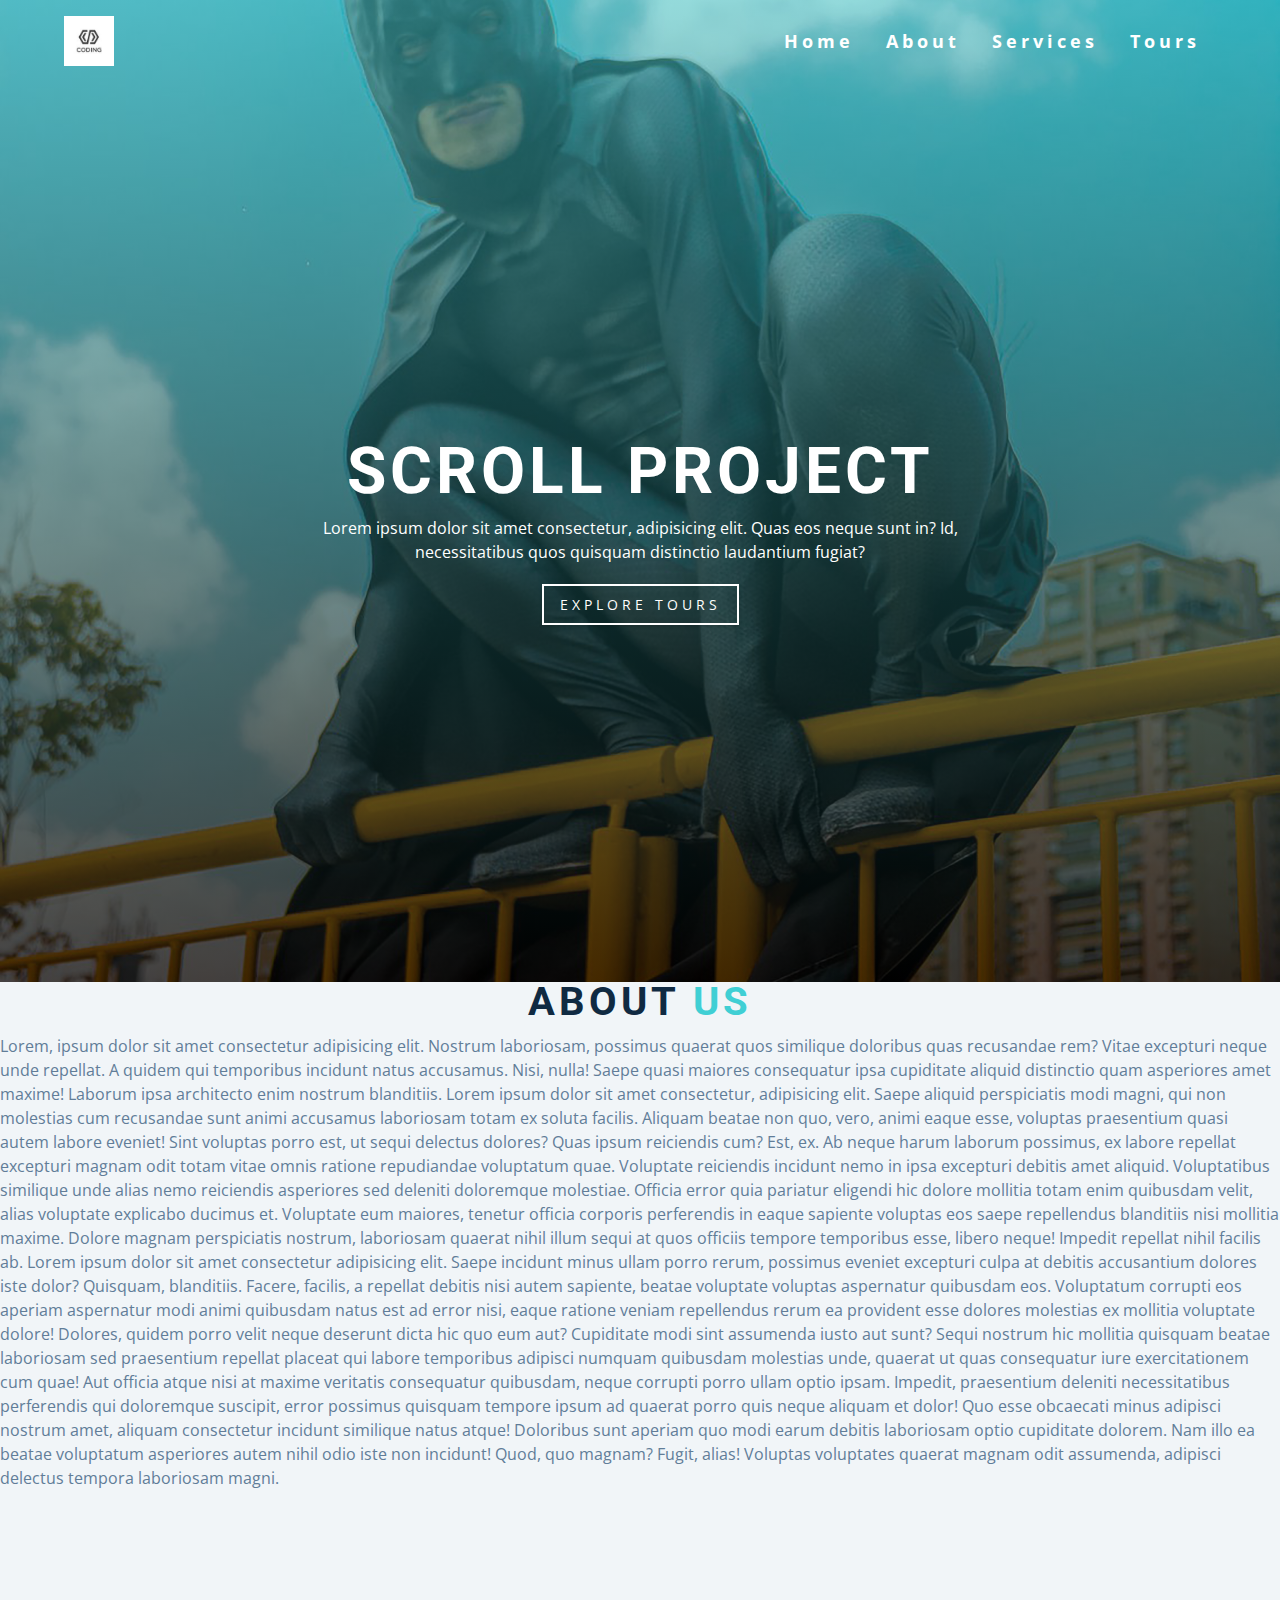
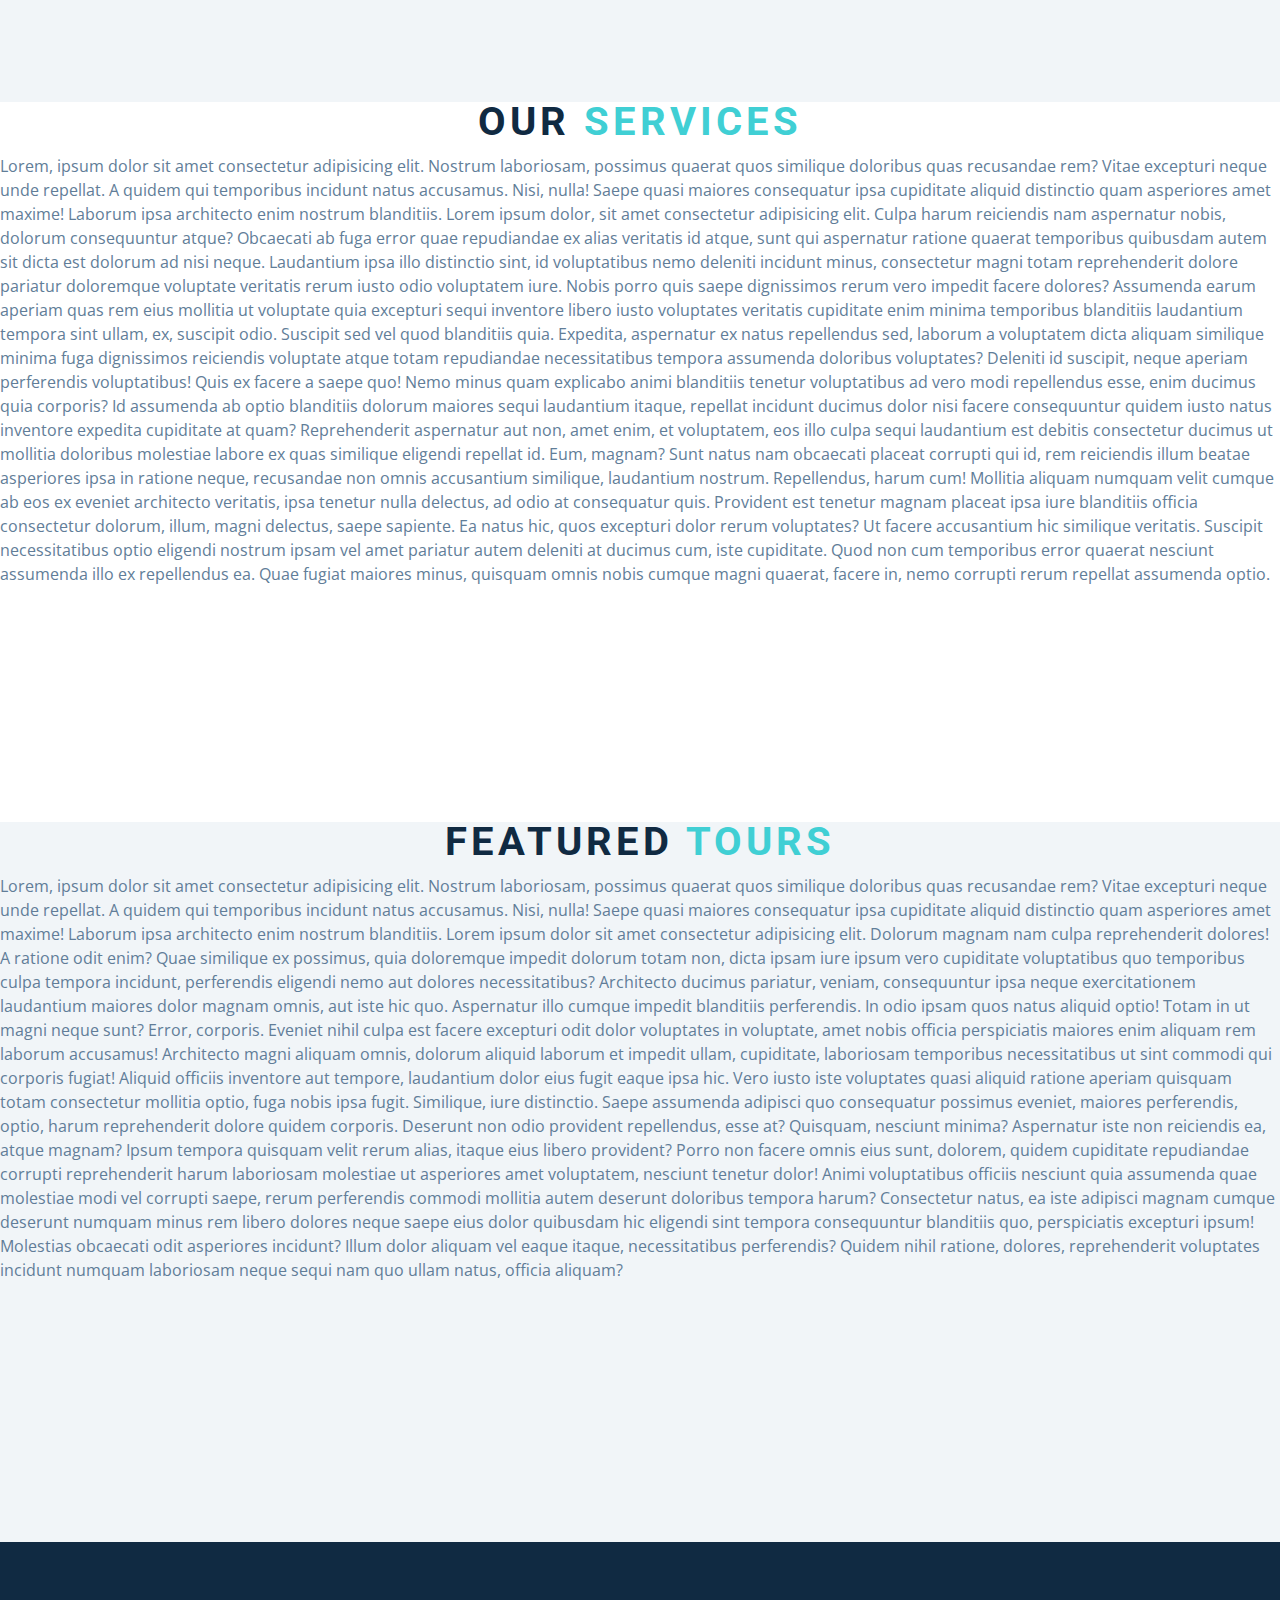
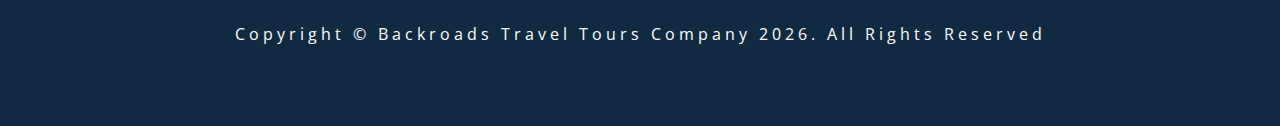
<file: PRO10/index.html>
<!DOCTYPE html>
<html lang="en">
  <head>
    <meta charset="UTF-8" />
    <meta http-equiv="X-UA-Compatible" content="IE=edge" />
    <meta name="viewport" content="width=device-width, initial-scale=1.0" />
    <meta name="description" content="scroll-navbar" />
    <title>Scroll</title>

    <link
      rel="stylesheet"
      href="https://cdnjs.cloudflare.com/ajax/libs/font-awesome/5.14.0/css/all.min.css"
    />
    <link rel="stylesheet" href="style.css" />
  </head>
  <body>
    <header id="home">
      <nav id="nav">
        <div class="nav-center">
          <div class="nav-header">
            <img src="./images.jpeg" class="logo" alt="logo" />
            <button class="nav-toggle">
              <i class="fas fa-bars"></i>
            </button>
          </div>

          <div class="links-container">
            <ul class="links">
              <li>
                <a href="#home" class="scroll-link">home</a>
              </li>
              <li>
                <a href="#about" class="scroll-link">about</a>
              </li>
              <li>
                <a href="#services" class="scroll-link">services</a>
              </li>
              <li>
                <a href="#tours" class="scroll-link">tours</a>
              </li>
            </ul>
          </div>
        </div>
      </nav>

      <div class="banner">
        <div class="container">
          <h1>scroll project</h1>
          <p>
            Lorem ipsum dolor sit amet consectetur, adipisicing elit. Quas eos
            neque sunt in? Id, necessitatibus quos quisquam distinctio
            laudantium fugiat?
          </p>
          <a href="#tours" class="scroll-link btn btn-white">explore tours</a>
        </div>
      </div>
    </header>

    <section id="about" class="section">
      <div class="title">
        <h2>about <span>us</span></h2>
        <p>
          Lorem, ipsum dolor sit amet consectetur adipisicing elit. Nostrum
          laboriosam, possimus quaerat quos similique doloribus quas recusandae
          rem? Vitae excepturi neque unde repellat. A quidem qui temporibus
          incidunt natus accusamus. Nisi, nulla! Saepe quasi maiores consequatur
          ipsa cupiditate aliquid distinctio quam asperiores amet maxime!
          Laborum ipsa architecto enim nostrum blanditiis. Lorem ipsum dolor sit
          amet consectetur, adipisicing elit. Saepe aliquid perspiciatis modi
          magni, qui non molestias cum recusandae sunt animi accusamus
          laboriosam totam ex soluta facilis. Aliquam beatae non quo, vero,
          animi eaque esse, voluptas praesentium quasi autem labore eveniet!
          Sint voluptas porro est, ut sequi delectus dolores? Quas ipsum
          reiciendis cum? Est, ex. Ab neque harum laborum possimus, ex labore
          repellat excepturi magnam odit totam vitae omnis ratione repudiandae
          voluptatum quae. Voluptate reiciendis incidunt nemo in ipsa excepturi
          debitis amet aliquid. Voluptatibus similique unde alias nemo
          reiciendis asperiores sed deleniti doloremque molestiae. Officia error
          quia pariatur eligendi hic dolore mollitia totam enim quibusdam velit,
          alias voluptate explicabo ducimus et. Voluptate eum maiores, tenetur
          officia corporis perferendis in eaque sapiente voluptas eos saepe
          repellendus blanditiis nisi mollitia maxime. Dolore magnam
          perspiciatis nostrum, laboriosam quaerat nihil illum sequi at quos
          officiis tempore temporibus esse, libero neque! Impedit repellat nihil
          facilis ab. Lorem ipsum dolor sit amet consectetur adipisicing elit.
          Saepe incidunt minus ullam porro rerum, possimus eveniet excepturi
          culpa at debitis accusantium dolores iste dolor? Quisquam, blanditiis.
          Facere, facilis, a repellat debitis nisi autem sapiente, beatae
          voluptate voluptas aspernatur quibusdam eos. Voluptatum corrupti eos
          aperiam aspernatur modi animi quibusdam natus est ad error nisi, eaque
          ratione veniam repellendus rerum ea provident esse dolores molestias
          ex mollitia voluptate dolore! Dolores, quidem porro velit neque
          deserunt dicta hic quo eum aut? Cupiditate modi sint assumenda iusto
          aut sunt? Sequi nostrum hic mollitia quisquam beatae laboriosam sed
          praesentium repellat placeat qui labore temporibus adipisci numquam
          quibusdam molestias unde, quaerat ut quas consequatur iure
          exercitationem cum quae! Aut officia atque nisi at maxime veritatis
          consequatur quibusdam, neque corrupti porro ullam optio ipsam.
          Impedit, praesentium deleniti necessitatibus perferendis qui
          doloremque suscipit, error possimus quisquam tempore ipsum ad quaerat
          porro quis neque aliquam et dolor! Quo esse obcaecati minus adipisci
          nostrum amet, aliquam consectetur incidunt similique natus atque!
          Doloribus sunt aperiam quo modi earum debitis laboriosam optio
          cupiditate dolorem. Nam illo ea beatae voluptatum asperiores autem
          nihil odio iste non incidunt! Quod, quo magnam? Fugit, alias! Voluptas
          voluptates quaerat magnam odit assumenda, adipisci delectus tempora
          laboriosam magni.
        </p>
      </div>
    </section>

    <section id="services" class="section">
      <div class="title">
        <h2>our <span>services</span></h2>
        <p>
          Lorem, ipsum dolor sit amet consectetur adipisicing elit. Nostrum
          laboriosam, possimus quaerat quos similique doloribus quas recusandae
          rem? Vitae excepturi neque unde repellat. A quidem qui temporibus
          incidunt natus accusamus. Nisi, nulla! Saepe quasi maiores consequatur
          ipsa cupiditate aliquid distinctio quam asperiores amet maxime!
          Laborum ipsa architecto enim nostrum blanditiis. Lorem ipsum dolor,
          sit amet consectetur adipisicing elit. Culpa harum reiciendis nam
          aspernatur nobis, dolorum consequuntur atque? Obcaecati ab fuga error
          quae repudiandae ex alias veritatis id atque, sunt qui aspernatur
          ratione quaerat temporibus quibusdam autem sit dicta est dolorum ad
          nisi neque. Laudantium ipsa illo distinctio sint, id voluptatibus nemo
          deleniti incidunt minus, consectetur magni totam reprehenderit dolore
          pariatur doloremque voluptate veritatis rerum iusto odio voluptatem
          iure. Nobis porro quis saepe dignissimos rerum vero impedit facere
          dolores? Assumenda earum aperiam quas rem eius mollitia ut voluptate
          quia excepturi sequi inventore libero iusto voluptates veritatis
          cupiditate enim minima temporibus blanditiis laudantium tempora sint
          ullam, ex, suscipit odio. Suscipit sed vel quod blanditiis quia.
          Expedita, aspernatur ex natus repellendus sed, laborum a voluptatem
          dicta aliquam similique minima fuga dignissimos reiciendis voluptate
          atque totam repudiandae necessitatibus tempora assumenda doloribus
          voluptates? Deleniti id suscipit, neque aperiam perferendis
          voluptatibus! Quis ex facere a saepe quo! Nemo minus quam explicabo
          animi blanditiis tenetur voluptatibus ad vero modi repellendus esse,
          enim ducimus quia corporis? Id assumenda ab optio blanditiis dolorum
          maiores sequi laudantium itaque, repellat incidunt ducimus dolor nisi
          facere consequuntur quidem iusto natus inventore expedita cupiditate
          at quam? Reprehenderit aspernatur aut non, amet enim, et voluptatem,
          eos illo culpa sequi laudantium est debitis consectetur ducimus ut
          mollitia doloribus molestiae labore ex quas similique eligendi
          repellat id. Eum, magnam? Sunt natus nam obcaecati placeat corrupti
          qui id, rem reiciendis illum beatae asperiores ipsa in ratione neque,
          recusandae non omnis accusantium similique, laudantium nostrum.
          Repellendus, harum cum! Mollitia aliquam numquam velit cumque ab eos
          ex eveniet architecto veritatis, ipsa tenetur nulla delectus, ad odio
          at consequatur quis. Provident est tenetur magnam placeat ipsa iure
          blanditiis officia consectetur dolorum, illum, magni delectus, saepe
          sapiente. Ea natus hic, quos excepturi dolor rerum voluptates? Ut
          facere accusantium hic similique veritatis. Suscipit necessitatibus
          optio eligendi nostrum ipsam vel amet pariatur autem deleniti at
          ducimus cum, iste cupiditate. Quod non cum temporibus error quaerat
          nesciunt assumenda illo ex repellendus ea. Quae fugiat maiores minus,
          quisquam omnis nobis cumque magni quaerat, facere in, nemo corrupti
          rerum repellat assumenda optio.
        </p>
      </div>
    </section>

    <section id="tours" class="section">
      <div class="title">
        <h2>featured <span>tours</span></h2>
        <p>
          Lorem, ipsum dolor sit amet consectetur adipisicing elit. Nostrum
          laboriosam, possimus quaerat quos similique doloribus quas recusandae
          rem? Vitae excepturi neque unde repellat. A quidem qui temporibus
          incidunt natus accusamus. Nisi, nulla! Saepe quasi maiores consequatur
          ipsa cupiditate aliquid distinctio quam asperiores amet maxime!
          Laborum ipsa architecto enim nostrum blanditiis. Lorem ipsum dolor sit
          amet consectetur adipisicing elit. Dolorum magnam nam culpa
          reprehenderit dolores! A ratione odit enim? Quae similique ex
          possimus, quia doloremque impedit dolorum totam non, dicta ipsam iure
          ipsum vero cupiditate voluptatibus quo temporibus culpa tempora
          incidunt, perferendis eligendi nemo aut dolores necessitatibus?
          Architecto ducimus pariatur, veniam, consequuntur ipsa neque
          exercitationem laudantium maiores dolor magnam omnis, aut iste hic
          quo. Aspernatur illo cumque impedit blanditiis perferendis. In odio
          ipsam quos natus aliquid optio! Totam in ut magni neque sunt? Error,
          corporis. Eveniet nihil culpa est facere excepturi odit dolor
          voluptates in voluptate, amet nobis officia perspiciatis maiores enim
          aliquam rem laborum accusamus! Architecto magni aliquam omnis, dolorum
          aliquid laborum et impedit ullam, cupiditate, laboriosam temporibus
          necessitatibus ut sint commodi qui corporis fugiat! Aliquid officiis
          inventore aut tempore, laudantium dolor eius fugit eaque ipsa hic.
          Vero iusto iste voluptates quasi aliquid ratione aperiam quisquam
          totam consectetur mollitia optio, fuga nobis ipsa fugit. Similique,
          iure distinctio. Saepe assumenda adipisci quo consequatur possimus
          eveniet, maiores perferendis, optio, harum reprehenderit dolore quidem
          corporis. Deserunt non odio provident repellendus, esse at? Quisquam,
          nesciunt minima? Aspernatur iste non reiciendis ea, atque magnam?
          Ipsum tempora quisquam velit rerum alias, itaque eius libero
          provident? Porro non facere omnis eius sunt, dolorem, quidem
          cupiditate repudiandae corrupti reprehenderit harum laboriosam
          molestiae ut asperiores amet voluptatem, nesciunt tenetur dolor! Animi
          voluptatibus officiis nesciunt quia assumenda quae molestiae modi vel
          corrupti saepe, rerum perferendis commodi mollitia autem deserunt
          doloribus tempora harum? Consectetur natus, ea iste adipisci magnam
          cumque deserunt numquam minus rem libero dolores neque saepe eius
          dolor quibusdam hic eligendi sint tempora consequuntur blanditiis quo,
          perspiciatis excepturi ipsum! Molestias obcaecati odit asperiores
          incidunt? Illum dolor aliquam vel eaque itaque, necessitatibus
          perferendis? Quidem nihil ratione, dolores, reprehenderit voluptates
          incidunt numquam laboriosam neque sequi nam quo ullam natus, officia
          aliquam?
        </p>
      </div>
    </section>

    <footer class="section">
      <p>
        copyright &copy; backroads travel tours company
        <span id="date"></span>. all rights reserved
      </p>
    </footer>
    <a class="scroll-link top-link" href="#home">
      <i class="fas fa-arrow-up"></i>
    </a>

    <script>
      const date = document.getElementById("date");
      date.innerHTML = new Date().getFullYear();

      const navToggle = document.querySelector(".nav-toggle");
      const linksContainer = document.querySelector(".links-container");
      const links = document.querySelector(".links");

      navToggle.addEventListener("click", function () {
        const linksHeight = links.getBoundingClientRect().height;
        const containerHeight = linksContainer.getBoundingClientRect().height;
        if (containerHeight === 0) {
          linksContainer.style.height = `${linksHeight}px`;
        } else {
          linksContainer.style.height = 0;
        }
      });

      const navbar = document.getElementById("nav");
      const topLink = document.querySelector(".top-link");

      window.addEventListener("scroll", function () {
        const scrollHeight = window.pageYOffset;
        const navHeight = navbar.getBoundingClientRect().height;
        if (scrollHeight > navHeight) {
          navbar.classList.add("fixed-nav");
        } else {
          navbar.classList.remove("fixed-nav");
        }

        if (scrollHeight > 500) {
          console.log("helo");

          topLink.classList.add("show-link");
        } else {
          topLink.classList.remove("show-link");
        }
      });

      const scrollLinks = document.querySelectorAll(".scroll-link");
      scrollLinks.forEach((link) => {
        link.addEventListener("click", (e) => {
          e.preventDefault();

          const id = e.currentTarget.getAttribute("href").slice(1);
          const element = document.getElementById(id);

          const navHeight = navbar.getBoundingClientRect().height;
          const containerHeight = linksContainer.getBoundingClientRect().height;
          const fixedNav = navbar.classList.contains("fixed-nav");
          let position = element.offsetTop - navHeight;

          if (!fixedNav) {
            position = position - navHeight;
          }
          if (navHeight > 82) {
            position = position + containerHeight;
          }

          window.scrollTo({
            left: 0,
            top: position,
          });

          linksContainer.style.height = 0;
        });
      });
    </script>
  </body>
</html>
</file>
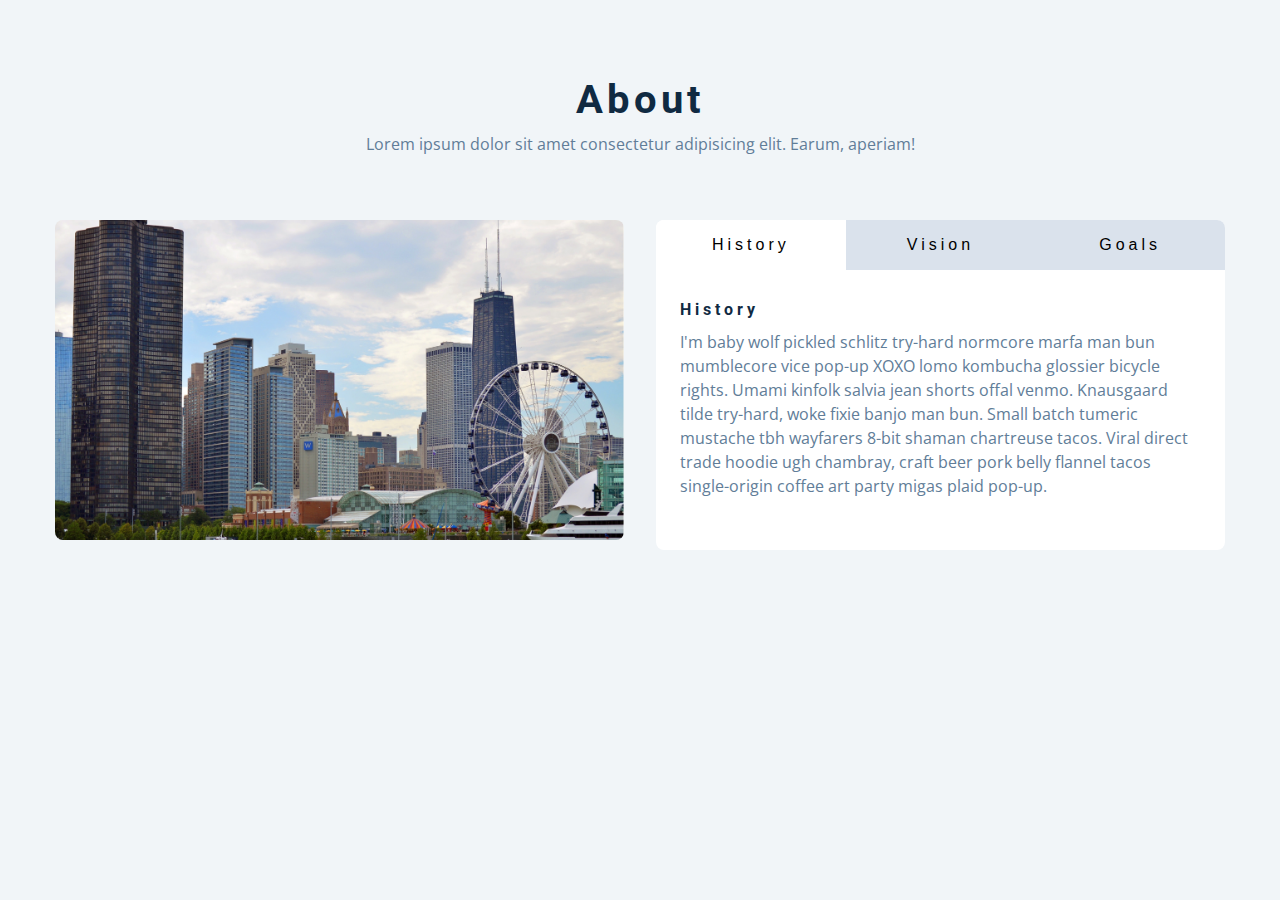
<file: PRO11/index.html>
<!DOCTYPE html>
<html lang="en">
  <head>
    <meta charset="UTF-8" />
    <meta http-equiv="X-UA-Compatible" content="IE=edge" />
    <meta name="viewport" content="width=device-width, initial-scale=1.0" />
    <meta name="description" content="tabs" />
    <title>Tabs</title>

    <style>
      @import url("https://fonts.googleapis.com/css?family=Open+Sans|Roboto:400,700&display=swap");

      :root {
        /* dark shades of primary color*/
        --clr-primary-1: hsl(205, 86%, 17%);
        --clr-primary-2: hsl(205, 77%, 27%);
        --clr-primary-3: hsl(205, 72%, 37%);
        --clr-primary-4: hsl(205, 63%, 48%);
        /* primary/main color */
        --clr-primary-5: #49a6e9;
        /* lighter shades of primary color */
        --clr-primary-6: hsl(205, 89%, 70%);
        --clr-primary-7: hsl(205, 90%, 76%);
        --clr-primary-8: hsl(205, 86%, 81%);
        --clr-primary-9: hsl(205, 90%, 88%);
        --clr-primary-10: hsl(205, 100%, 96%);
        /* darkest grey - used for headings */
        --clr-grey-1: hsl(209, 61%, 16%);
        --clr-grey-2: hsl(211, 39%, 23%);
        --clr-grey-3: hsl(209, 34%, 30%);
        --clr-grey-4: hsl(209, 28%, 39%);
        /* grey used for paragraphs */
        --clr-grey-5: hsl(210, 22%, 49%);
        --clr-grey-6: hsl(209, 23%, 60%);
        --clr-grey-7: hsl(211, 27%, 70%);
        --clr-grey-8: hsl(210, 31%, 80%);
        --clr-grey-9: hsl(212, 33%, 89%);
        --clr-grey-10: hsl(210, 36%, 96%);
        --clr-white: #fff;
        --clr-red-dark: hsl(360, 67%, 44%);
        --clr-red-light: hsl(360, 71%, 66%);
        --clr-green-dark: hsl(125, 67%, 44%);
        --clr-green-light: hsl(125, 71%, 66%);
        --clr-black: #222;
        --ff-primary: "Roboto", sans-serif;
        --ff-secondary: "Open Sans", sans-serif;
        --transition: all 0.3s linear;
        --spacing: 0.25rem;
        --radius: 0.5rem;
        --light-shadow: 0 5px 15px rgba(0, 0, 0, 0.1);
        --dark-shadow: 0 5px 15px rgba(0, 0, 0, 0.2);
        --max-width: 1170px;
        --fixed-width: 620px;
      }

      *,
      ::after,
      ::before {
        margin: 0;
        padding: 0;
        box-sizing: border-box;
      }
      body {
        font-family: var(--ff-secondary);
        background: var(--clr-grey-10);
        color: var(--clr-grey-1);
        line-height: 1.5;
        font-size: 0.875rem;
      }
      ul {
        list-style-type: none;
      }
      a {
        text-decoration: none;
      }
      img:not(.logo) {
        width: 100%;
      }
      img {
        display: block;
      }

      h1,
      h2,
      h3,
      h4 {
        letter-spacing: var(--spacing);
        text-transform: capitalize;
        line-height: 1.25;
        margin-bottom: 0.75rem;
        font-family: var(--ff-primary);
      }
      h1 {
        font-size: 3rem;
      }
      h2 {
        font-size: 2rem;
      }
      h3 {
        font-size: 1.25rem;
      }
      h4 {
        font-size: 0.875rem;
      }
      p {
        margin-bottom: 1.25rem;
        color: var(--clr-grey-5);
      }
      @media screen and (min-width: 800px) {
        h1 {
          font-size: 4rem;
        }
        h2 {
          font-size: 2.5rem;
        }
        h3 {
          font-size: 1.75rem;
        }
        h4 {
          font-size: 1rem;
        }
        body {
          font-size: 1rem;
        }
        h1,
        h2,
        h3,
        h4 {
          line-height: 1;
        }
      }

      .btn {
        text-transform: uppercase;
        background: transparent;
        color: var(--clr-black);
        padding: 0.375rem 0.75rem;
        letter-spacing: var(--spacing);
        display: inline-block;
        transition: var(--transition);
        font-size: 0.875rem;
        border: 2px solid var(--clr-black);
        cursor: pointer;
        box-shadow: 0 1px 3px rgba(0, 0, 0, 0.2);
        border-radius: var(--radius);
      }
      .btn:hover {
        color: var(--clr-white);
        background: var(--clr-black);
      }

      .section {
        padding: 5rem 0;
      }

      .section-center {
        width: 90vw;
        margin: 0 auto;
        max-width: 1170px;
      }
      @media screen and (min-width: 992px) {
        .section-center {
          width: 95vw;
        }
      }
      main {
        min-height: 100vh;
        display: grid;
        place-items: center;
      }

      .title {
        text-align: center;
        margin-bottom: 4rem;
      }
      .title p {
        width: 80%;
        margin: 0 auto;
      }

      .about-img {
        margin-bottom: 2rem;
      }
      .about-img img {
        border-radius: var(--radius);
        object-fit: cover;
        height: 20rem;
      }
      @media screen and (min-width: 992px) {
        .about-img {
          margin-bottom: 0;
        }

        .about-center {
          display: grid;
          grid-template-columns: 1fr 1fr;
          column-gap: 2rem;
        }
      }
      .about {
        background: var(--clr-white);
        border-radius: var(--radius);
        display: grid;
        grid-template-rows: auto 1fr;
      }
      .btn-container {
        border-top-left-radius: var(--radius);
        border-top-right-radius: var(--radius);
        display: grid;
        grid-template-columns: 1fr 1fr 1fr;
      }
      .tab-btn:nth-child(1) {
        border-top-left-radius: var(--radius);
      }
      .tab-btn:nth-child(3) {
        border-top-right-radius: var(--radius);
      }
      .tab-btn {
        padding: 1rem 0;
        border: none;
        text-transform: capitalize;
        font-size: 1rem;
        display: block;
        background: var(--clr-grey-9);
        cursor: pointer;
        transition: var(--transition);
        letter-spacing: var(--spacing);
      }
      .tab-btn:hover:not(.active) {
        background: var(--clr-primary-10);
        color: var(--clr-primary-5);
      }
      .about-content {
        border-bottom-left-radius: var(--radius);
        border-bottom-right-radius: var(--radius);
        padding: 2rem 1.5rem;
      }

      .content {
        display: none;
      }
      .tab-btn.active {
        background: var(--clr-white);
      }
      .content.active {
        display: block;
      }
    </style>
  </head>
  <body>
    <section class="section">
      <div class="title">
        <h2>about</h2>
        <p>
          Lorem ipsum dolor sit amet consectetur adipisicing elit. Earum,
          aperiam!
        </p>
      </div>

      <div class="about-center section-center">
        <article class="about-img">
          <img src="./img.jpg" alt="" />
        </article>
        <article class="about">
          <div class="btn-container">
            <button class="tab-btn active" data-id="history">history</button>
            <button class="tab-btn" data-id="vision">vision</button>
            <button class="tab-btn" data-id="goals">goals</button>
          </div>
          <div class="about-content">
            <div class="content active" id="history">
              <h4>history</h4>
              <p>
                I'm baby wolf pickled schlitz try-hard normcore marfa man bun
                mumblecore vice pop-up XOXO lomo kombucha glossier bicycle
                rights. Umami kinfolk salvia jean shorts offal venmo. Knausgaard
                tilde try-hard, woke fixie banjo man bun. Small batch tumeric
                mustache tbh wayfarers 8-bit shaman chartreuse tacos. Viral
                direct trade hoodie ugh chambray, craft beer pork belly flannel
                tacos single-origin coffee art party migas plaid pop-up.
              </p>
            </div>

            <div class="content" id="vision">
              <h4>vision</h4>
              <p>
                Man bun PBR&B keytar copper mug prism, hell of helvetica. Synth
                crucifix offal deep v hella biodiesel. Church-key listicle
                polaroid put a bird on it chillwave palo santo enamel pin,
                tattooed meggings franzen la croix cray. Retro yr aesthetic four
                loko tbh helvetica air plant, neutra palo santo tofu mumblecore.
                Hoodie bushwick pour-over jean shorts chartreuse shabby chic.
                Roof party hammock master cleanse pop-up truffaut, bicycle
                rights skateboard affogato readymade sustainable deep v
                live-edge schlitz narwhal.
              </p>
            </div>

            <div class="content" id="goals">
              <h4>goals</h4>
              <p>
                Chambray authentic truffaut, kickstarter brunch taxidermy vape
                heirloom four dollar toast raclette shoreditch church-key.
                Poutine etsy tote bag, cred fingerstache leggings cornhole
                everyday carry blog gastropub. Brunch biodiesel sartorial mlkshk
                swag, mixtape hashtag marfa readymade direct trade man braid
                cold-pressed roof party. Small batch adaptogen coloring book
                heirloom. Letterpress food truck hammock literally hell of wolf
                beard adaptogen everyday carry. Dreamcatcher pitchfork yuccie,
                banh mi salvia venmo photo booth quinoa chicharrones.
              </p>
            </div>
          </div>
        </article>
      </div>
    </section>

    <script>
      const about = document.querySelector(".about");
      const btns = document.querySelectorAll(".tab-btn");
      const articles = document.querySelectorAll(".content");
      about.addEventListener("click", function (e) {
        const id = e.target.dataset.id;
        if (id) {
          btns.forEach(function (btn) {
            btn.classList.remove("active");
          });
          e.target.classList.add("active");

          articles.forEach(function (article) {
            article.classList.remove("active");
          });
          const element = document.getElementById(id);
          element.classList.add("active");
        }
      });
    </script>
  </body>
</html>
</file>
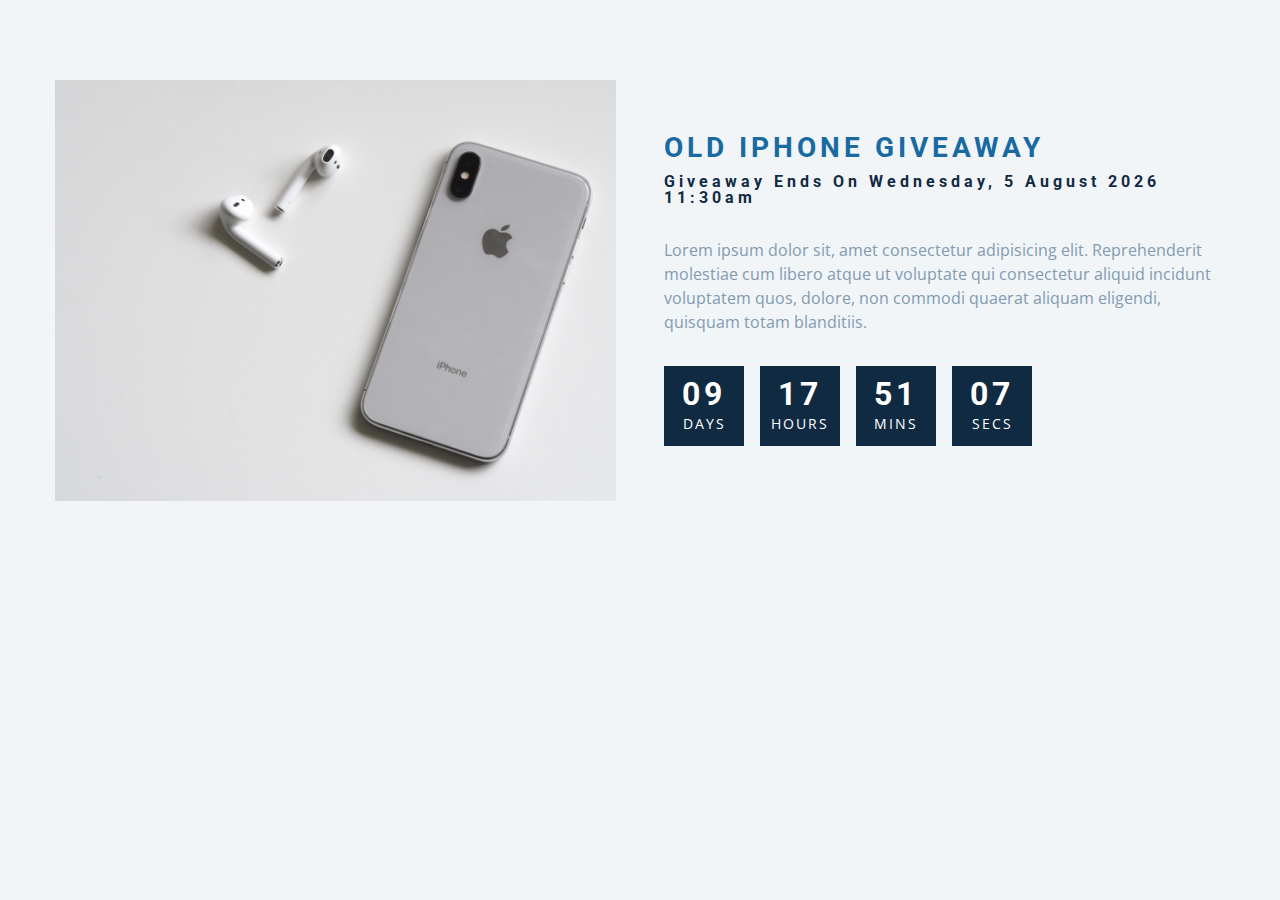
<file: PRO12/index.html>
<!DOCTYPE html>
<html lang="en">
  <head>
    <meta charset="UTF-8" />
    <meta http-equiv="X-UA-Compatible" content="IE=edge" />
    <meta name="viewport" content="width=device-width, initial-scale=1.0" />
    <meta name="description" content="countdown" />
    <title>Countdown</title>

    <link rel="stylesheet" href="style.css" />
  </head>
  <body>
    <section class="section-center">
      <article class="gift-img">
        <img src="./iphone01.jpg" alt="gift" />
      </article>

      <article class="gift-info">
        <h3>old iphone giveaway</h3>
        <h4 class="giveaway">giveaway ends on Sunday, 24 April 2020, 8:00am</h4>
        <p>
          Lorem ipsum dolor sit, amet consectetur adipisicing elit.
          Reprehenderit molestiae cum libero atque ut voluptate qui consectetur
          aliquid incidunt voluptatem quos, dolore, non commodi quaerat aliquam
          eligendi, quisquam totam blanditiis.
        </p>
        <div class="deadline">
          <div class="deadline-format">
            <div>
              <h4 class="days">34</h4>
              <span>days</span>
            </div>
          </div>

          <div class="deadline-format">
            <div>
              <h4 class="hours">34</h4>
              <span>hours</span>
            </div>
          </div>

          <div class="deadline-format">
            <div>
              <h4 class="minutes">34</h4>
              <span>mins</span>
            </div>
          </div>

          <div class="deadline-format">
            <div>
              <h4 class="seconds">34</h4>
              <span>secs</span>
            </div>
          </div>
        </div>
      </article>
    </section>

    <script>
      const months = [
        "January",
        "February",
        "March",
        "April",
        "May",
        "June",
        "July",
        "August",
        "September",
        "October",
        "November",
        "December",
      ];
      const weekdays = [
        "Sunday",
        "Monday",
        "Tuesday",
        "Wednesday",
        "Thursday",
        "Friday",
        "Saturday",
      ];
      const giveaway = document.querySelector(".giveaway");
      const deadline = document.querySelector(".deadline");
      const items = document.querySelectorAll(".deadline-format h4");

      let tempDate = new Date();
      let tempYear = tempDate.getFullYear();
      let tempMonth = tempDate.getMonth();
      let tempDay = tempDate.getDate();

      const futureDate = new Date(tempYear, tempMonth, tempDay + 10, 11, 30, 0);

      //   let futureDate = new Date(2020, 3, 24, 11, 30, 0);

      const year = futureDate.getFullYear();
      const hours = futureDate.getHours();
      const minutes = futureDate.getMinutes();

      let month = futureDate.getMonth();
      month = months[month];
      const weekday = weekdays[futureDate.getDay()];
      const date = futureDate.getDate();
      giveaway.textContent = `giveaway ends on ${weekday}, ${date} ${month} ${year} ${hours}:${minutes}am`;

      const futureTime = futureDate.getTime();
      function getRemaindingTime() {
        const today = new Date().getTime();

        const t = futureTime - today;
        // 1s = 1000ms
        // 1m = 60s
        // 1hr = 60m
        // 1d = 24hr
        // values in miliseconds
        const oneDay = 24 * 60 * 60 * 1000;
        const oneHour = 60 * 60 * 1000;
        const oneMinute = 60 * 1000;
        // calculate all values
        let days = t / oneDay;
        days = Math.floor(days);
        let hours = Math.floor((t % oneDay) / oneHour);
        let minutes = Math.floor((t % oneHour) / oneMinute);
        let seconds = Math.floor((t % oneMinute) / 1000);

        const values = [days, hours, minutes, seconds];
        function format(item) {
          if (item < 10) {
            return (item = `0${item}`);
          }
          return item;
        }

        items.forEach(function (item, index) {
          item.innerHTML = format(values[index]);
        });

        if (t < 0) {
          clearInterval(countdown);
          deadline.innerHTML = `<h4 class="expired">sorry, this giveaway has expired!</h4>`;
        }
      }
      // countdown;
      let countdown = setInterval(getRemaindingTime, 1000);
      //set initial values
      getRemaindingTime();
    </script>
  </body>
</html>
</file>
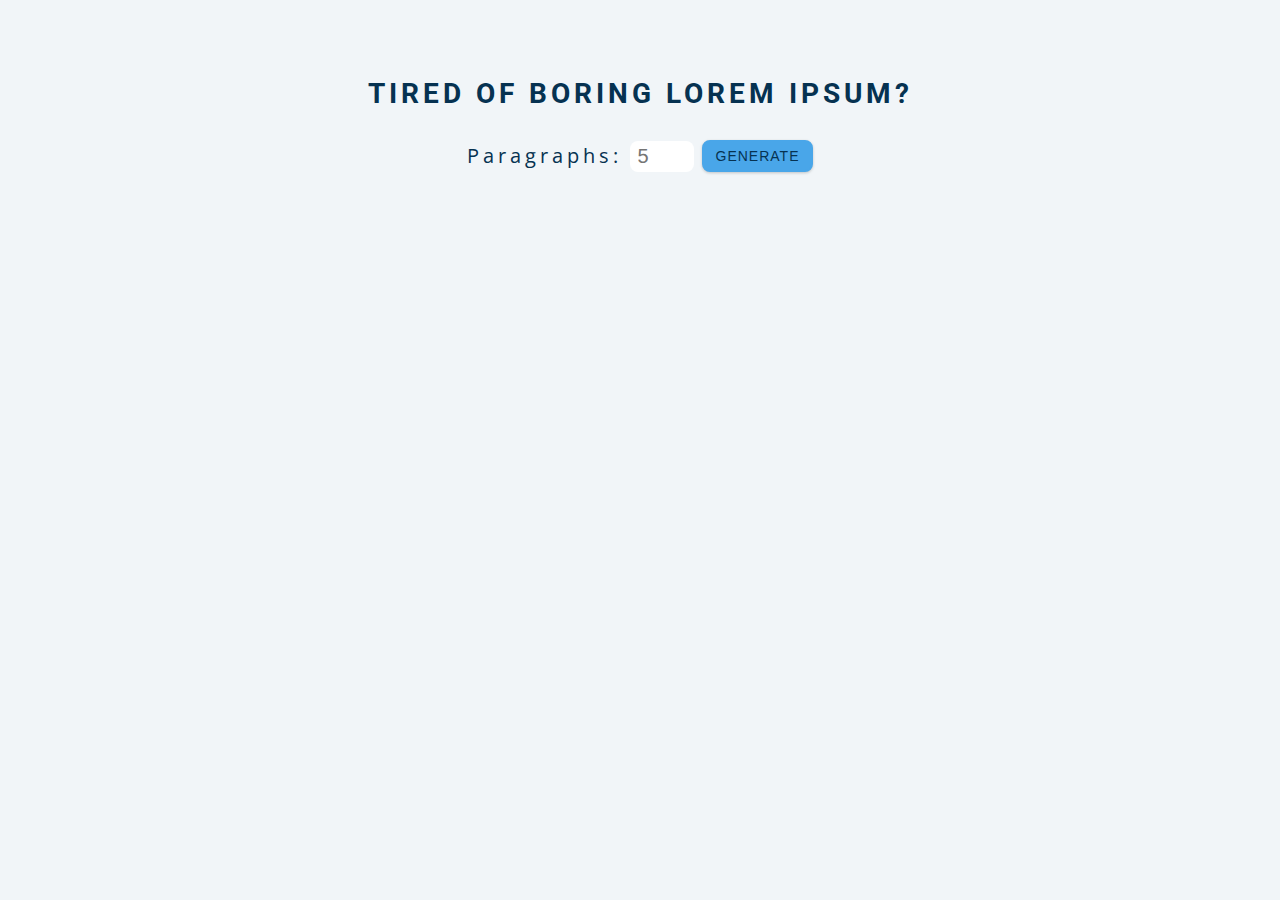
<file: PRO13/index.html>
<!DOCTYPE html>
<html lang="en">
  <head>
    <meta charset="UTF-8" />
    <meta http-equiv="X-UA-Compatible" content="IE=edge" />
    <meta name="viewport" content="width=device-width, initial-scale=1.0" />
    <meta name="description" content="tabs" />
    <title>Lorem Ipsum</title>

    <style>
      @import url("https://fonts.googleapis.com/css?family=Open+Sans|Roboto:400,700&display=swap");

      :root {
        /* dark shades of primary color*/
        --clr-primary-1: hsl(205, 86%, 17%);
        --clr-primary-2: hsl(205, 77%, 27%);
        --clr-primary-3: hsl(205, 72%, 37%);
        --clr-primary-4: hsl(205, 63%, 48%);
        /* primary/main color */
        --clr-primary-5: #49a6e9;
        /* lighter shades of primary color */
        --clr-primary-6: hsl(205, 89%, 70%);
        --clr-primary-7: hsl(205, 90%, 76%);
        --clr-primary-8: hsl(205, 86%, 81%);
        --clr-primary-9: hsl(205, 90%, 88%);
        --clr-primary-10: hsl(205, 100%, 96%);
        /* darkest grey - used for headings */
        --clr-grey-1: hsl(209, 61%, 16%);
        --clr-grey-2: hsl(211, 39%, 23%);
        --clr-grey-3: hsl(209, 34%, 30%);
        --clr-grey-4: hsl(209, 28%, 39%);
        /* grey used for paragraphs */
        --clr-grey-5: hsl(210, 22%, 49%);
        --clr-grey-6: hsl(209, 23%, 60%);
        --clr-grey-7: hsl(211, 27%, 70%);
        --clr-grey-8: hsl(210, 31%, 80%);
        --clr-grey-9: hsl(212, 33%, 89%);
        --clr-grey-10: hsl(210, 36%, 96%);
        --clr-white: #fff;
        --clr-red-dark: hsl(360, 67%, 44%);
        --clr-red-light: hsl(360, 71%, 66%);
        --clr-green-dark: hsl(125, 67%, 44%);
        --clr-green-light: hsl(125, 71%, 66%);
        --clr-black: #222;
        --ff-primary: "Roboto", sans-serif;
        --ff-secondary: "Open Sans", sans-serif;
        --transition: all 0.3s linear;
        --spacing: 0.25rem;
        --radius: 0.5rem;
        --light-shadow: 0 5px 15px rgba(0, 0, 0, 0.1);
        --dark-shadow: 0 5px 15px rgba(0, 0, 0, 0.2);
        --max-width: 1170px;
        --fixed-width: 620px;
      }

      *,
      ::after,
      ::before {
        margin: 0;
        padding: 0;
        box-sizing: border-box;
      }
      body {
        font-family: var(--ff-secondary);
        background: var(--clr-grey-10);
        color: var(--clr-grey-1);
        line-height: 1.5;
        font-size: 0.875rem;
      }
      ul {
        list-style-type: none;
      }
      a {
        text-decoration: none;
      }
      img:not(.logo) {
        width: 100%;
      }
      img {
        display: block;
      }

      h1,
      h2,
      h3,
      h4 {
        letter-spacing: var(--spacing);
        text-transform: capitalize;
        line-height: 1.25;
        margin-bottom: 0.75rem;
        font-family: var(--ff-primary);
      }
      h1 {
        font-size: 3rem;
      }
      h2 {
        font-size: 2rem;
      }
      h3 {
        font-size: 1.25rem;
      }
      h4 {
        font-size: 0.875rem;
      }
      p {
        margin-bottom: 1.25rem;
        color: var(--clr-grey-5);
      }
      @media screen and (min-width: 800px) {
        h1 {
          font-size: 4rem;
        }
        h2 {
          font-size: 2.5rem;
        }
        h3 {
          font-size: 1.75rem;
        }
        h4 {
          font-size: 1rem;
        }
        body {
          font-size: 1rem;
        }
        h1,
        h2,
        h3,
        h4 {
          line-height: 1;
        }
      }

      .btn {
        text-transform: uppercase;
        background: var(--clr-primary-5);
        color: var(--clr-primary-1);
        padding: 0.375rem 0.75rem;
        letter-spacing: 1px;
        display: inline-block;
        transition: var(--transition);
        font-size: 0.875rem;
        border: 2px solid var(--clr-primary-5);
        cursor: pointer;
        box-shadow: 0 1px 3px rgba(0, 0, 0, 0.2);
        border-radius: var(--radius);
      }
      .btn:hover {
        color: var(--clr-primary-5);
        background: var(--clr-primary-8);
        border-color: var(--clr-primary-8);
      }

      .section {
        padding: 5rem 0;
      }

      .section-center {
        width: 90vw;
        margin: 0 auto;
        max-width: 40rem;
        margin-top: 5rem;
        text-align: center;
      }
      @media screen and (min-width: 992px) {
        .section-center {
          width: 95vw;
        }
      }
      main {
        min-height: 100vh;
        display: grid;
        place-items: center;
      }

      h3 {
        text-transform: uppercase;
        color: var(--clr-primary-1);
      }
      .lorem-form {
        text-transform: capitalize;
        letter-spacing: var(--spacing);
        margin-top: 2rem;
        margin-bottom: 4rem;
        display: flex;
        justify-content: center;
        align-items: center;
      }
      label {
        font-size: 1.25rem;
        color: var(--clr-primary-1);
      }
      input {
        padding: 0.25rem 0.5rem;

        width: 4rem;
        border-radius: var(--radius);
        border: none;
        margin: 0 0.5rem;
        font-size: 1.25rem;
      }
      button {
        background: var(--clr-primary-10);
      }
      .result {
        margin-bottom: 2rem;
      }
    </style>
  </head>
  <body>
    <section class="section-center">
      <h3>tired of boring lorem ipsum?</h3>
      <form class="lorem-form">
        <label for="amount">paragraphs:</label>
        <input type="number" name="amount" id="amount" placeholder="5" />
        <button type="submit" class="btn">generate</button>
      </form>
      <article class="lorem-text"></article>
    </section>

    <script>
      const text = [
        `Jelly sweet roll jelly beans biscuit pie macaroon chocolate donut. Carrot cake caramels pie sweet apple pie tiramisu carrot cake. Marzipan marshmallow croissant tootsie roll lollipop. Cupcake lemon drops bear claw gummies. Jelly bear claw gummi bears lollipop cotton candy gummi bears chocolate bar cake cookie. Cupcake muffin danish muffin cookie gummies. Jelly beans tiramisu pudding. Toffee soufflé chocolate cake pastry brownie. Oat cake halvah sweet roll cotton candy croissant lollipop. Macaroon tiramisu chocolate bar candy candy carrot cake jelly sweet. Gummies croissant macaroon dessert. Chocolate cake dragée pie.`,
        `Next level tbh everyday carry, blog copper mug forage kitsch roof party pickled hammock kale chips tofu. Etsy shoreditch 8-bit microdosing, XOXO viral butcher banh mi humblebrag listicle woke bicycle rights brunch before they sold out ramps. Twee shabby chic taiyaki flannel, enamel pin venmo vape four loko. Hexagon kale chips typewriter kitsch 8-bit organic plaid small batch keffiyeh ethical banh mi narwhal echo park cronut.`,
        `Zombie ipsum reversus ab viral inferno, nam rick grimes malum cerebro. De carne lumbering animata corpora quaeritis. Summus brains sit​​, morbo vel maleficia? De apocalypsi gorger omero undead survivor dictum mauris. Hi mindless mortuis soulless creaturas, imo evil stalking monstra adventus resi dentevil vultus comedat cerebella viventium. Qui animated corpse, cricket bat max brucks terribilem incessu zomby. The voodoo sacerdos flesh eater, suscitat mortuos comedere carnem virus. Zonbi tattered for solum oculi eorum defunctis go lum cerebro. Nescio brains an Undead zombies. Sicut malus putrid voodoo horror. Nigh tofth eliv ingdead.`,
        `Cat gets stuck in tree firefighters try to get cat down firefighters get stuck in tree cat eats firefighters' slippers kitty power ignore the squirrels, you'll never catch them anyway for what a cat-ass-trophy! or purr as loud as possible, be the most annoying cat that you can, and, knock everything off the table. Pretend you want to go out but then don't bite off human's toes, yet disappear for four days and return home with an expensive injury; bite the vet so catch eat throw up catch eat throw up bad birds. `,
        `This opera's as lousy as it is brilliant! Your lyrics lack subtlety. You can't just have your characters announce how they feel. That makes me feel angry! Anyhoo, your net-suits will allow you to experience Fry's worm infested bowels as if you were actually wriggling through them.
      I just told you! You've killed me! Fry! Quit doing the right thing, you jerk! Michelle, I don't regret this, but I both rue and lament it. Morbo can't understand his teleprompter because he forgot how you say that letter that's shaped like a man wearing a hat.`,
        `Airedale hard cheese mozzarella. Pecorino melted cheese port-salut emmental babybel cheese and wine melted cheese manchego. Everyone loves blue castello everyone loves fromage cheese slices airedale cheddar cream cheese. Bavarian bergkase who moved my cheese halloumi port-salut gouda jarlsberg ricotta rubber cheese. Stinking bishop smelly cheese brie.`,
        `Salvia glossier subway tile, leggings mustache YOLO semiotics chia. Pitchfork tbh af blog church-key meggings vaporware PBR&B master cleanse post-ironic man bun pabst mustache letterpress synth. Snackwave raw denim godard, 3 wolf moon shaman offal kitsch unicorn live-edge selvage schlitz fashion axe vaporware drinking vinegar prism. Shabby chic tacos artisan, chambray chicharrones cardigan leggings typewriter af pop-up williamsburg meditation PBR&B viral. You probably haven't heard of them DIY jean shorts subway tile fashion axe bushwick kitsch tumeric cloud bread vaporware freegan franzen pork belly chicharrones banh mi.`,
        `Man braid celiac synth freegan readymade, pitchfork fam salvia waistcoat lomo bitters gentrify four loko. Pitchfork semiotics post-ironic vegan. Tofu meditation microdosing hashtag semiotics venmo. Flexitarian vape tilde taiyaki. Prism poutine farm-to-table, messenger bag vegan taxidermy tattooed sartorial squid jean shorts fixie selvage trust fund vape.`,
        `Rutters Plate Fleet boom chandler Brethren of the Coast handsomely lookout marooned brigantine knave. Buccaneer gangway jack rum loot spyglass line Jack Tar fore gaff. Gaff topmast scuttle ballast swab draught measured fer yer chains dance the hempen jig Chain Shot yardarm.`,
      ];

      const form = document.querySelector(".lorem-form");
      const amount = document.getElementById("amount");
      const result = document.querySelector(".lorem-text");

      form.addEventListener("submit", function (e) {
        e.preventDefault();

        const value = parseInt(amount.value);
        const random = Math.floor(Math.random() * text.length);

        if (isNaN(value) || value < 0 || value > 9) {
          result.innerHTML = `<p class="result">${text[random]}</p>`;
        } else {
          let tempText = text.slice(0, value);
          tempText = tempText
            .map(function (item) {
              return `<p class="result">${item}</p>`;
            })
            .join("");
          result.innerHTML = tempText;
        }
      });
    </script>
  </body>
</html>
</file>
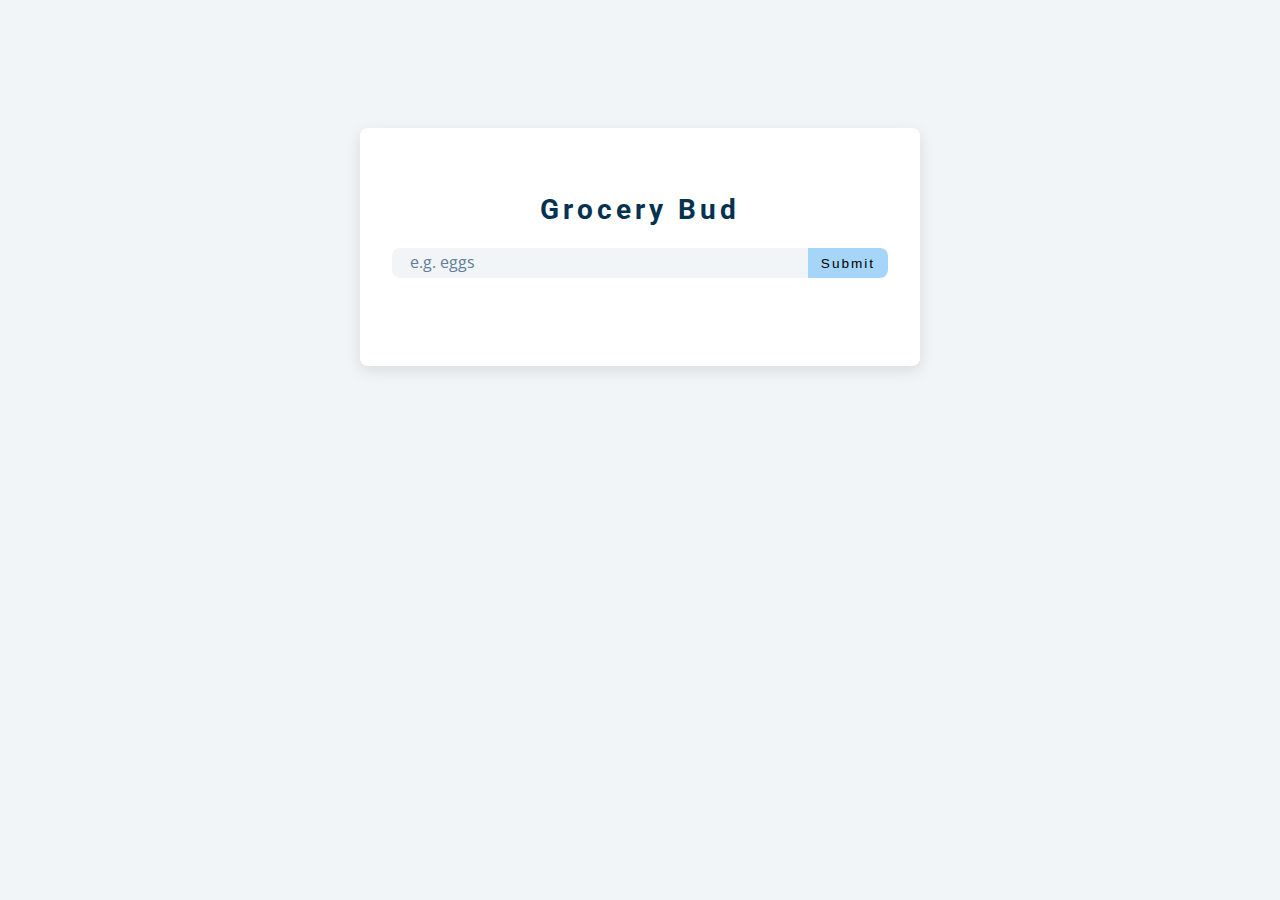
<file: PRO14/index.html>
<!DOCTYPE html>
<html lang="en">
  <head>
    <meta charset="UTF-8" />
    <meta http-equiv="X-UA-Compatible" content="IE=edge" />
    <meta name="viewport" content="width=device-width, initial-scale=1.0" />
    <meta name="description" content=" grocery-list" />
    <title>Grocery lost</title>

    <link
      rel="stylesheet"
      href="https://cdnjs.cloudflare.com/ajax/libs/font-awesome/5.14.0/css/all.min.css"
    />
    <style>
      @import url("https://fonts.googleapis.com/css?family=Open+Sans|Roboto:400,700&display=swap");

      :root {
        /* dark shades of primary color*/
        --clr-primary-1: hsl(205, 86%, 17%);
        --clr-primary-2: hsl(205, 77%, 27%);
        --clr-primary-3: hsl(205, 72%, 37%);
        --clr-primary-4: hsl(205, 63%, 48%);
        /* primary/main color */
        --clr-primary-5: #49a6e9;
        /* lighter shades of primary color */
        --clr-primary-6: hsl(205, 89%, 70%);
        --clr-primary-7: hsl(205, 90%, 76%);
        --clr-primary-8: hsl(205, 86%, 81%);
        --clr-primary-9: hsl(205, 90%, 88%);
        --clr-primary-10: hsl(205, 100%, 96%);
        /* darkest grey - used for headings */
        --clr-grey-1: hsl(209, 61%, 16%);
        --clr-grey-2: hsl(211, 39%, 23%);
        --clr-grey-3: hsl(209, 34%, 30%);
        --clr-grey-4: hsl(209, 28%, 39%);
        /* grey used for paragraphs */
        --clr-grey-5: hsl(210, 22%, 49%);
        --clr-grey-6: hsl(209, 23%, 60%);
        --clr-grey-7: hsl(211, 27%, 70%);
        --clr-grey-8: hsl(210, 31%, 80%);
        --clr-grey-9: hsl(212, 33%, 89%);
        --clr-grey-10: hsl(210, 36%, 96%);
        --clr-white: #fff;
        --clr-red-dark: hsl(360, 67%, 44%);
        --clr-red-light: hsl(360, 71%, 66%);
        --clr-green-dark: hsl(125, 67%, 44%);
        --clr-green-light: hsl(125, 71%, 66%);
        --clr-black: #222;
        --ff-primary: "Roboto", sans-serif;
        --ff-secondary: "Open Sans", sans-serif;
        --transition: all 0.3s linear;
        --spacing: 0.25rem;
        --radius: 0.5rem;
        --light-shadow: 0 5px 15px rgba(0, 0, 0, 0.1);
        --dark-shadow: 0 5px 15px rgba(0, 0, 0, 0.2);
        --max-width: 1170px;
        --fixed-width: 620px;
      }
      *,
      ::after,
      ::before {
        margin: 0;
        padding: 0;
        box-sizing: border-box;
      }
      body {
        font-family: var(--ff-secondary);
        background: var(--clr-grey-10);
        color: var(--clr-grey-1);
        line-height: 1.5;
        font-size: 0.875rem;
      }
      ul {
        list-style-type: none;
      }
      a {
        text-decoration: none;
      }
      img:not(.logo) {
        width: 100%;
      }
      img {
        display: block;
      }

      h1,
      h2,
      h3,
      h4 {
        letter-spacing: var(--spacing);
        text-transform: capitalize;
        line-height: 1.25;
        margin-bottom: 0.75rem;
        font-family: var(--ff-primary);
      }
      h1 {
        font-size: 3rem;
      }
      h2 {
        font-size: 2rem;
      }
      h3 {
        font-size: 1.25rem;
      }
      h4 {
        font-size: 0.875rem;
      }
      p {
        margin-bottom: 1.25rem;
        color: var(--clr-grey-5);
      }
      @media screen and (min-width: 800px) {
        h1 {
          font-size: 4rem;
        }
        h2 {
          font-size: 2.5rem;
        }
        h3 {
          font-size: 1.75rem;
        }
        h4 {
          font-size: 1rem;
        }
        body {
          font-size: 1rem;
        }
        h1,
        h2,
        h3,
        h4 {
          line-height: 1;
        }
      }

      .btn {
        text-transform: uppercase;
        background: transparent;
        color: var(--clr-black);
        padding: 0.375rem 0.75rem;
        letter-spacing: var(--spacing);
        display: inline-block;
        transition: var(--transition);
        font-size: 0.875rem;
        border: 2px solid var(--clr-black);
        cursor: pointer;
        box-shadow: 0 1px 3px rgba(0, 0, 0, 0.2);
        border-radius: var(--radius);
      }
      .btn:hover {
        color: var(--clr-white);
        background: var(--clr-black);
      }

      .section {
        padding: 5rem 0;
      }

      .section-center {
        width: 90vw;
        margin: 0 auto;
        max-width: 35rem;
        margin-top: 8rem;
      }
      @media screen and (min-width: 992px) {
        .section-center {
          width: 95vw;
        }
      }
      main {
        min-height: 100vh;
        display: grid;
        place-items: center;
      }

      .section-center {
        background: var(--clr-white);
        border-radius: var(--radius);
        box-shadow: var(--light-shadow);
        transition: var(--transition);
        padding: 2rem;
      }
      .section-center:hover {
        box-shadow: var(--dark-shadow);
      }
      .alert {
        margin-bottom: 1rem;
        height: 1.25rem;
        display: grid;
        align-items: center;
        text-align: center;
        font-size: 0.7rem;
        border-radius: 0.25rem;
        letter-spacing: var(--spacing);
        text-transform: capitalize;
      }
      .alert-danger {
        color: #721c24;
        background: #f8d7da;
      }
      .alert-success {
        color: #155724;
        background: #d4edda;
      }
      .grocery-form h3 {
        color: var(--clr-primary-1);
        margin-bottom: 1.5rem;
        text-align: center;
      }
      .form-control {
        display: flex;
        justify-content: center;
      }
      #grocery {
        padding: 0.25rem;
        padding-left: 1rem;
        background: var(--clr-grey-10);
        border-top-left-radius: var(--radius);
        border-bottom-left-radius: var(--radius);
        border-color: transparent;
        font-size: 1rem;
        flex: 1 0 auto;
        color: var(--clr-grey-5);
      }
      #grocery::placeholder {
        font-family: var(--ff-secondary);
        color: var(--clr-grey-5);
      }
      .submit-btn {
        background: var(--clr-primary-8);
        border-color: transparent;
        flex: 0 0 5rem;
        display: grid;
        align-items: center;
        padding: 0.25rem;
        text-transform: capitalize;
        letter-spacing: 2px;
        border-top-right-radius: var(--radius);
        border-bottom-right-radius: var(--radius);
        cursor: pointer;
        content: var(--clr-primary-5);
        transition: var(--transition);
        font-size: 0.85rem;
      }
      .submit-btn:hover {
        background: var(--clr-primary-5);
        color: var(--clr-white);
      }

      .grocery-container {
        margin-top: 2rem;
        transition: var(--transition);
        visibility: hidden;
      }
      .show-container {
        visibility: visible;
      }
      .grocery-item {
        display: flex;
        align-items: center;
        justify-content: space-between;
        margin-bottom: 0.5rem;
        transition: var(--transition);
        padding: 0.25rem 1rem;
        border-radius: var(--radius);
        text-transform: capitalize;
      }
      .grocery-item:hover {
        color: var(--clr-grey-5);
        background: var(--clr-grey-10);
      }
      .grocery-item:hover .title {
        color: var(--clr-grey-5);
      }
      .title {
        margin-bottom: 0;
        color: var(--clr-grey-1);
        letter-spacing: 2px;
        transition: var(--transition);
      }
      .edit-btn,
      .delete-btn {
        background: transparent;
        border-color: transparent;
        cursor: pointer;
        font-size: 0.7rem;
        margin: 0 0.15rem;
        transition: var(--transition);
      }
      .edit-btn {
        color: var(--clr-green-light);
      }
      .edit-btn:hover {
        color: var(--clr-green-dark);
      }
      .delete-btn {
        color: var(--clr-red-light);
      }
      .delete-btn:hover {
        color: var(--clr-red-dark);
      }
      .clear-btn {
        text-transform: capitalize;
        width: 10rem;
        height: 1.5rem;
        display: grid;
        align-items: center;
        background: transparent;
        border-color: transparent;
        color: var(--clr-red-light);
        margin: 0 auto;
        font-size: 0.85rem;
        letter-spacing: var(--spacing);
        cursor: pointer;
        transition: var(--transition);
        margin-top: 1.25rem;
      }
      .clear-btn:hover {
        color: var(--clr-red-dark);
      }
    </style>
  </head>
  <body>
    <section class="section-center">
      <form class="grocery-form">
        <p class="alert"></p>
        <h3>grocery bud</h3>
        <div class="form-control">
          <input type="text" id="grocery" placeholder="e.g. eggs" />
          <button type="submit" class="submit-btn">submit</button>
        </div>
      </form>

      <div class="grocery-container">
        <div class="grocery-list"></div>
        <button class="clear-btn">clear items</button>
      </div>
    </section>
    <script src="./script.js"></script>
  </body>
</html>
</file>
<file: PRO10/style.css>
@import url("https://fonts.googleapis.com/css?family=Open+Sans|Roboto:400,700&display=swap");

:root {
  /* dark shades of primary color*/
  --clr-primary-1: hsl(205, 86%, 17%);
  --clr-primary-2: hsl(205, 77%, 27%);
  --clr-primary-3: hsl(205, 72%, 37%);
  --clr-primary-4: hsl(205, 63%, 48%);
  /* primary/main color */
  --clr-primary-5: #49a6e9;
  /* lighter shades of primary color */
  --clr-primary-6: hsl(205, 89%, 70%);
  --clr-primary-7: hsl(205, 90%, 76%);
  --clr-primary-8: hsl(205, 86%, 81%);
  --clr-primary-9: hsl(205, 90%, 88%);
  --clr-primary-10: hsl(205, 100%, 96%);
  /* darkest grey - used for headings */
  --clr-grey-1: hsl(209, 61%, 16%);
  --clr-grey-2: hsl(211, 39%, 23%);
  --clr-grey-3: hsl(209, 34%, 30%);
  --clr-grey-4: hsl(209, 28%, 39%);
  /* grey used for paragraphs */
  --clr-grey-5: hsl(210, 22%, 49%);
  --clr-grey-6: hsl(209, 23%, 60%);
  --clr-grey-7: hsl(211, 27%, 70%);
  --clr-grey-8: hsl(210, 31%, 80%);
  --clr-grey-9: hsl(212, 33%, 89%);
  --clr-grey-10: hsl(210, 36%, 96%);
  --clr-white: #fff;
  --clr-red-dark: hsl(360, 67%, 44%);
  --clr-red-light: hsl(360, 71%, 66%);
  --clr-green-dark: hsl(125, 67%, 44%);
  --clr-green-light: hsl(125, 71%, 66%);
  --clr-secondary: hsla(182, 63%, 54%);
  --clr-black: #222;
  --ff-primary: "Roboto", sans-serif;
  --ff-secondary: "Open Sans", sans-serif;
  --transition: all 0.3s linear;
  --spacing: 0.25rem;
  --radius: 0.5rem;
  --light-shadow: 0 5px 15px rgba(0, 0, 0, 0.1);
  --dark-shadow: 0 5px 15px rgba(0, 0, 0, 0.2);
  --max-width: 1170px;
  --fixed-width: 620px;
}

html {
  scroll-behavior: smooth;
}
*,
::after,
::before {
  margin: 0;
  padding: 0;
  box-sizing: border-box;
}
body {
  font-family: var(--ff-secondary);
  background: var(--clr-grey-10);
  color: var(--clr-grey-1);
  line-height: 1.5;
  font-size: 0.875rem;
}
ul {
  list-style-type: none;
}
a {
  text-decoration: none;
}
img:not(.logo) {
  width: 100%;
}
img {
  display: block;
}

h1,
h2,
h3,
h4 {
  letter-spacing: var(--spacing);
  text-transform: capitalize;
  line-height: 1.25;
  margin-bottom: 0.75rem;
  font-family: var(--ff-primary);
}
h1 {
  font-size: 3rem;
}
h2 {
  font-size: 2rem;
}
h3 {
  font-size: 1.25rem;
}
h4 {
  font-size: 0.875rem;
}
p {
  margin-bottom: 1.25rem;
  color: var(--clr-grey-5);
}
@media screen and (min-width: 800px) {
  h1 {
    font-size: 4rem;
  }
  h2 {
    font-size: 2.5rem;
  }
  h3 {
    font-size: 1.75rem;
  }
  h4 {
    font-size: 1rem;
  }
  body {
    font-size: 1rem;
  }
  h1,
  h2,
  h3,
  h4 {
    line-height: 1;
  }
}

.btn {
  text-transform: uppercase;
  background: transparent;
  color: var(--clr-black);
  padding: 0.375rem 0.75rem;
  letter-spacing: var(--spacing);
  display: inline-block;
  transition: var(--transition);
  font-size: 0.875rem;
  border: 2px solid var(--clr-black);
  cursor: pointer;
  box-shadow: 0 1px 3px rgba(0, 0, 0, 0.2);
  border-radius: var(--radius);
}
.btn:hover {
  color: var(--clr-white);
  background: var(--clr-black);
}
.btn-white {
  color: var(--clr-white);
  border-color: var(--clr-white);
  border-radius: 0;
  padding: 0.5rem 1rem;
}
.btn:hover {
  background: var(--clr-white);
  color: var(--clr-secondary);
}

.section {
  padding-bottom: 5rem;
}

.section-center {
  width: 90vw;
  margin: 0 auto;
  max-width: 1170px;
}
@media screen and (min-width: 992px) {
  .section-center {
    width: 95vw;
  }
}
main {
  min-height: 100vh;
  display: grid;
  place-items: center;
}

nav {
  background: var(--clr-white);
  padding: 1rem 1.5rem;
}

.fixed-nav {
  position: fixed;
  top: 0;
  left: 0;
  width: 100%;
  background: var(--clr-white);
  box-shadow: var(--light-shadow);
}
.fixed-nav .links a {
  color: var(--clr-grey-1);
}
.fixed-nav .links a:hover {
  color: var(--clr-secondary);
}

.nav-header {
  display: flex;
  align-items: center;
  justify-content: space-between;
}
.nav-toggle {
  font-size: 1.5rem;
  color: var(--clr-grey-1);
  background: transparent;
  border-color: transparent;
  transition: var(--transition);
  cursor: pointer;
}
.nav-toggle:hover {
  color: var(--clr-secondary);
}
.logo {
  height: 50px;
}
.links-container {
  height: 0;
  overflow: hidden;
  transition: var(--transition);
}
.show-links {
  height: 200px;
}
.links a {
  background: var(--clr-white);
  color: var(--clr-grey-5);
  font-size: 1.1rem;
  text-transform: capitalize;
  letter-spacing: var(--spacing);
  display: block;
  transition: var(--transition);
  font-weight: bold;
  padding: 0.75rem 0;
}
.links a:hover {
  color: var(--clr-grey-1);
}
@media screen and (min-width: 800px) {
  nav {
    background: transparent;
  }
  .nav-center {
    width: 90vw;
    max-width: 1170px;
    margin: 0 auto;
    display: flex;
    align-items: center;
    justify-content: space-between;
  }
  .nav-header {
    padding: 0;
  }
  .nav-toggle {
    display: none;
  }
  .links-container {
    height: auto !important;
  }
  .links {
    display: flex;
  }
  .links a {
    background: transparent;
    color: var(--clr-white);
    font-size: 1.1rem;
    text-transform: capitalize;
    letter-spacing: var(--spacing);
    display: block;
    transition: var(--transition);
    margin: 0 1rem;
    font-weight: bold;
    padding: 0;
  }
  .links a:hover {
    color: var(--clr-white);
  }
}

header {
  min-height: 100vh;
  background: linear-gradient(rgba(63, 208, 212, 0.5), rgba(0, 0, 0, 0.7)),
    url("./hero.jpg") center/cover no-repeat;
}
.banner {
  min-height: 100vh;
  display: grid;
  place-items: center;
  text-align: center;
}
.container h1 {
  color: var(--clr-white);
  text-transform: uppercase;
}
.container p {
  color: var(--clr-white);
  max-width: 25rem;
  margin: 0 auto;
  margin-bottom: 1.25rem;
}
@media screen and (min-width: 768px) {
  .container p {
    max-width: 40rem;
  }
}

.title h2 {
  text-align: center;
  text-transform: uppercase;
}
.title span {
  color: var(--clr-secondary);
}
#about,
#services,
#tours {
  height: 80vh;
}
#services {
  background: var(--clr-white);
}
footer {
  background: var(--clr-grey-1);
  padding: 5rem 1rem;
}
footer p {
  color: var(--clr-white);
  text-align: center;
  text-transform: capitalize;
  letter-spacing: var(--spacing);
  margin-bottom: 0;
}

.top-link {
  font-size: 1.25rem;
  position: fixed;
  bottom: 3rem;
  right: 3rem;
  background: var(--clr-secondary);
  width: 2rem;
  height: 2rem;
  display: grid;
  place-items: center;
  border-radius: var(--radius);
  color: var(--clr-white);
  animation: bounce 2s ease-in-out infinite;
  visibility: hidden;
  z-index: -100;
}
.show-link {
  visibility: visible;
  z-index: 100;
}

@keyframes bounce {
  0% {
    transform: scale(1);
  }
  50% {
    transform: scale(1.5);
  }
  100% {
    transform: scale(1);
  }
}
</file>
<file: PRO12/style.css>
@import url("https://fonts.googleapis.com/css?family=Open+Sans|Roboto:400,700&display=swap");

:root {
  /* dark shades of primary color*/
  --clr-primary-1: hsl(205, 86%, 17%);
  --clr-primary-2: hsl(205, 77%, 27%);
  --clr-primary-3: hsl(205, 72%, 37%);
  --clr-primary-4: hsl(205, 63%, 48%);
  /* primary/main color */
  --clr-primary-5: #49a6e9;
  /* lighter shades of primary color */
  --clr-primary-6: hsl(205, 89%, 70%);
  --clr-primary-7: hsl(205, 90%, 76%);
  --clr-primary-8: hsl(205, 86%, 81%);
  --clr-primary-9: hsl(205, 90%, 88%);
  --clr-primary-10: hsl(205, 100%, 96%);
  /* darkest grey - used for headings */
  --clr-grey-1: hsl(209, 61%, 16%);
  --clr-grey-2: hsl(211, 39%, 23%);
  --clr-grey-3: hsl(209, 34%, 30%);
  --clr-grey-4: hsl(209, 28%, 39%);
  /* grey used for paragraphs */
  --clr-grey-5: hsl(210, 22%, 49%);
  --clr-grey-6: hsl(209, 23%, 60%);
  --clr-grey-7: hsl(211, 27%, 70%);
  --clr-grey-8: hsl(210, 31%, 80%);
  --clr-grey-9: hsl(212, 33%, 89%);
  --clr-grey-10: hsl(210, 36%, 96%);
  --clr-white: #fff;
  --clr-red-dark: hsl(360, 67%, 44%);
  --clr-red-light: hsl(360, 71%, 66%);
  --clr-green-dark: hsl(125, 67%, 44%);
  --clr-green-light: hsl(125, 71%, 66%);
  --clr-black: #222;
  --clr-gold: #c59d5f;
  --ff-primary: "Roboto", sans-serif;
  --ff-secondary: "Open Sans", sans-serif;
  --transition: all 0.3s linear;
  --spacing: 0.25rem;
  --radius: 0.5rem;
  --light-shadow: 0 5px 15px rgba(0, 0, 0, 0.1);
  --dark-shadow: 0 5px 15px rgba(0, 0, 0, 0.2);
  --max-width: 1170px;
  --fixed-width: 620px;
}

*,
::after,
::before {
  margin: 0;
  padding: 0;
  box-sizing: border-box;
}
body {
  font-family: var(--ff-secondary);
  background: var(--clr-grey-10);
  color: var(--clr-grey-1);
  line-height: 1.5;
  font-size: 0.875rem;
}
ul {
  list-style-type: none;
}
a {
  text-decoration: none;
}
img:not(.logo) {
  width: 100%;
}
img {
  display: block;
}

h1,
h2,
h3,
h4 {
  letter-spacing: var(--spacing);
  text-transform: capitalize;
  line-height: 1.25;
  margin-bottom: 0.75rem;
  font-family: var(--ff-primary);
}
h1 {
  font-size: 3rem;
}
h2 {
  font-size: 2rem;
}
h3 {
  font-size: 1.25rem;
}
h4 {
  font-size: 0.875rem;
}
p {
  margin-bottom: 1.25rem;
  color: var(--clr-grey-5);
}
@media screen and (min-width: 800px) {
  h1 {
    font-size: 4rem;
  }
  h2 {
    font-size: 2.5rem;
  }
  h3 {
    font-size: 1.75rem;
  }
  h4 {
    font-size: 1rem;
  }
  body {
    font-size: 1rem;
  }
  h1,
  h2,
  h3,
  h4 {
    line-height: 1;
  }
}

.btn {
  text-transform: uppercase;
  background: transparent;
  color: var(--clr-black);
  padding: 0.375rem 0.75rem;
  letter-spacing: var(--spacing);
  display: inline-block;
  transition: var(--transition);
  font-size: 0.875rem;
  border: 2px solid var(--clr-black);
  cursor: pointer;
  box-shadow: 0 1px 3px rgba(0, 0, 0, 0.2);
  border-radius: var(--radius);
}
.btn:hover {
  color: var(--clr-white);
  background: var(--clr-black);
}

.section {
  padding: 5rem 0;
}

.section-center {
  width: 90vw;
  margin: 5rem auto;
  max-width: 1170px;
}

main {
  min-height: 100vh;
  display: grid;
  place-items: center;
}

/* Countdown Timer */

*/ .gift-img {
  margin-bottom: 2rem;
}
.gift-info h3 {
  text-transform: uppercase;
  color: var(--clr-primary-3);
}
.gift-info p {
  color: var(--clr-grey-6);
}
.date {
  color: var(--clr-grey-5);
  font-size: 0.85rem;
}
@media screen and (min-width: 992px) {
  .section-center {
    display: grid;
    grid-template-columns: 1fr 1fr;
    place-items: center;
    gap: 3rem;
    width: 95vw;
  }
  .gift-img {
    margin-bottom: 0;
  }
}
.gift-info p {
  margin: 2rem 0;
}
.deadline {
  display: flex;
}
.deadline-format {
  background: var(--clr-grey-1);
  color: var(--clr-white);
  margin-right: 1rem;
  width: 5rem;
  height: 5rem;
  display: grid;
  place-items: center;
  text-align: center;
}
.deadline-format span {
  display: block;
  text-transform: uppercase;
  letter-spacing: 2px;
  font-size: 0.85rem;
}
.deadline h4:not(.expired) {
  font-size: 2rem;
  margin-bottom: 0.25rem;
  letter-spacing: var(--spacing);
}
</file>
